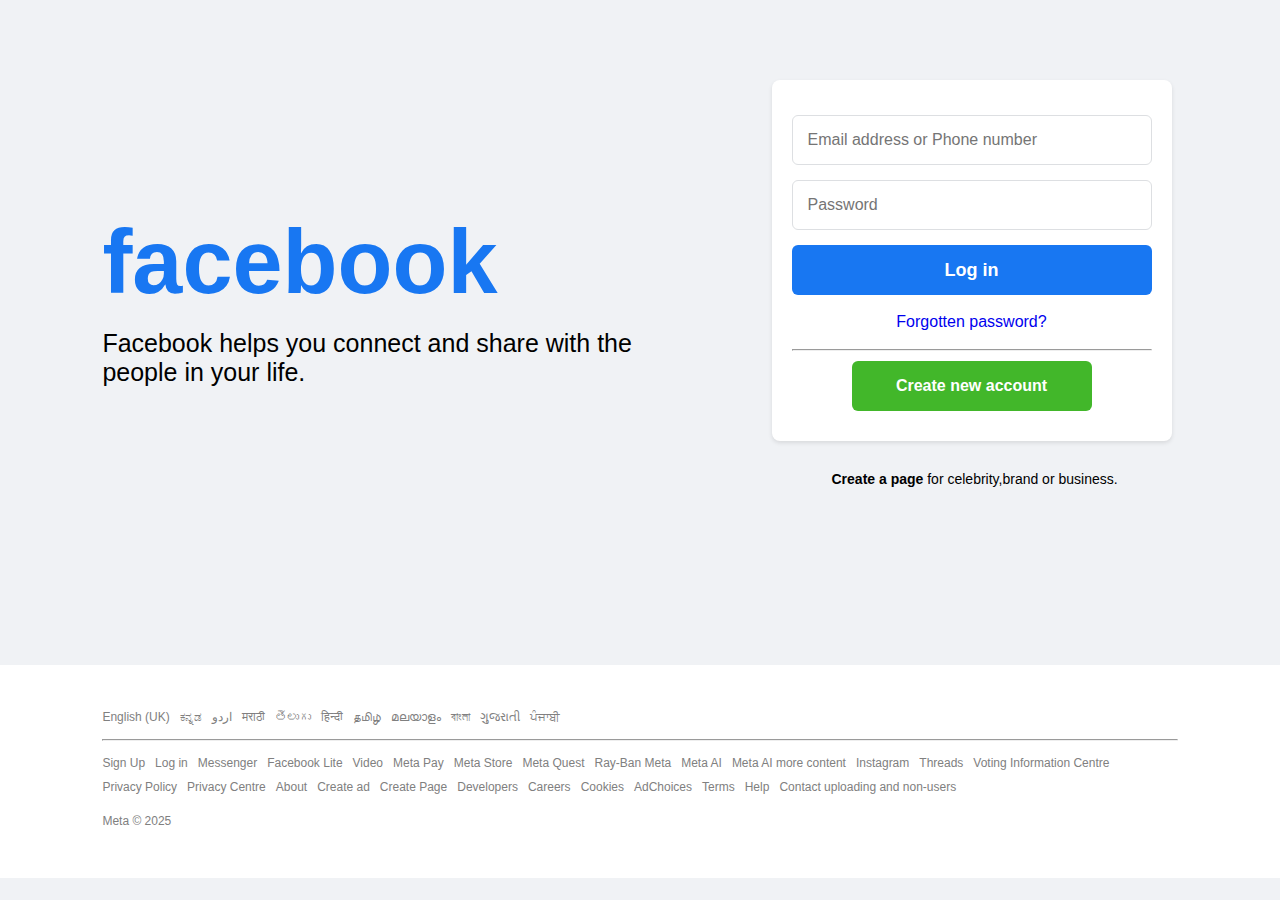
<file: facebook/index.html>
<!DOCTYPE html>
<html lang="en">
<head>
    <meta charset="UTF-8">
    <meta name="viewport" content="width=device-width, initial-scale=1.0">
    <link rel="stylesheet" href="index.css">
    <title>Facebook</title>
</head>
<body>
    <main>
        <div class="main">
            <div class="right">
                <h1>facebook</h1>
                <p>Facebook helps you connect and share with the people in your life.</p>
            </div>
            <div class="left">
                <div class="box">
                    <input type="text" placeholder="Email address or Phone number">
                    <input type="password" placeholder="Password">
                    <button class="log">Log in</button>
                    <a href="#">Forgotten password?</a>
                    <hr>
                    <button class="create">Create new account</button>
                </div>
                <p><b>Create a page</b> for celebrity,brand or business.</p>
            </div>    
            
        </div>
    </main>
    <div  class="footer">
        <div class="fot">
            <div class="lan">
                <a href="#">English (UK)</a>
                <a href="#">ಕನ್ನಡ</a>
                <a href="#">اردو</a>
                <a href="#">मराठी</a>
                <a href="#">తెలుగు</a>
                <a href="#">हिन्दी</a>
                <a href="#">தமிழ்</a>
                <a href="#">മലയാളം</a>
                <a href="#">বাংলা</a>
                <a href="#">ગુજરાતી</a>
                <a href="#">ਪੰਜਾਬੀ</a>
            </div>
        <hr>
        <div class="links">
            <a href="#">Sign Up</a>
            <a href="#">Log in</a>
            <a href="#">Messenger</a>
            <a href="#">Facebook Lite</a>
            <a href="#">Video</a>
            <a href="#">Meta Pay</a>
            <a href="#">Meta Store</a>
            <a href="#">Meta Quest</a>
            <a href="#">Ray-Ban Meta</a>
            <a href="#">Meta AI</a>
            <a href="#">Meta AI more content</a>
            <a href="#">Instagram</a>
            <a href="#">Threads</a>
            <a href="#">Voting Information Centre</a>
            <a href="#">Privacy Policy</a>
            <a href="#">Privacy Centre</a>
            <a href="#">About</a>
            <a href="#">Create ad</a>
            <a href="#">Create Page</a>
            <a href="#">Developers</a>
            <a href="#">Careers</a>
            <a href="#">Cookies</a>
            <a href="#">AdChoices</a>
            <a href="#">Terms</a>
            <a href="#">Help</a>
            <a href="#">Contact uploading and non-users</a>
        </div>   
        <p>Meta &copy; 2025</p>  
        </div>
    </div>
    
</body>
</html>
</file>
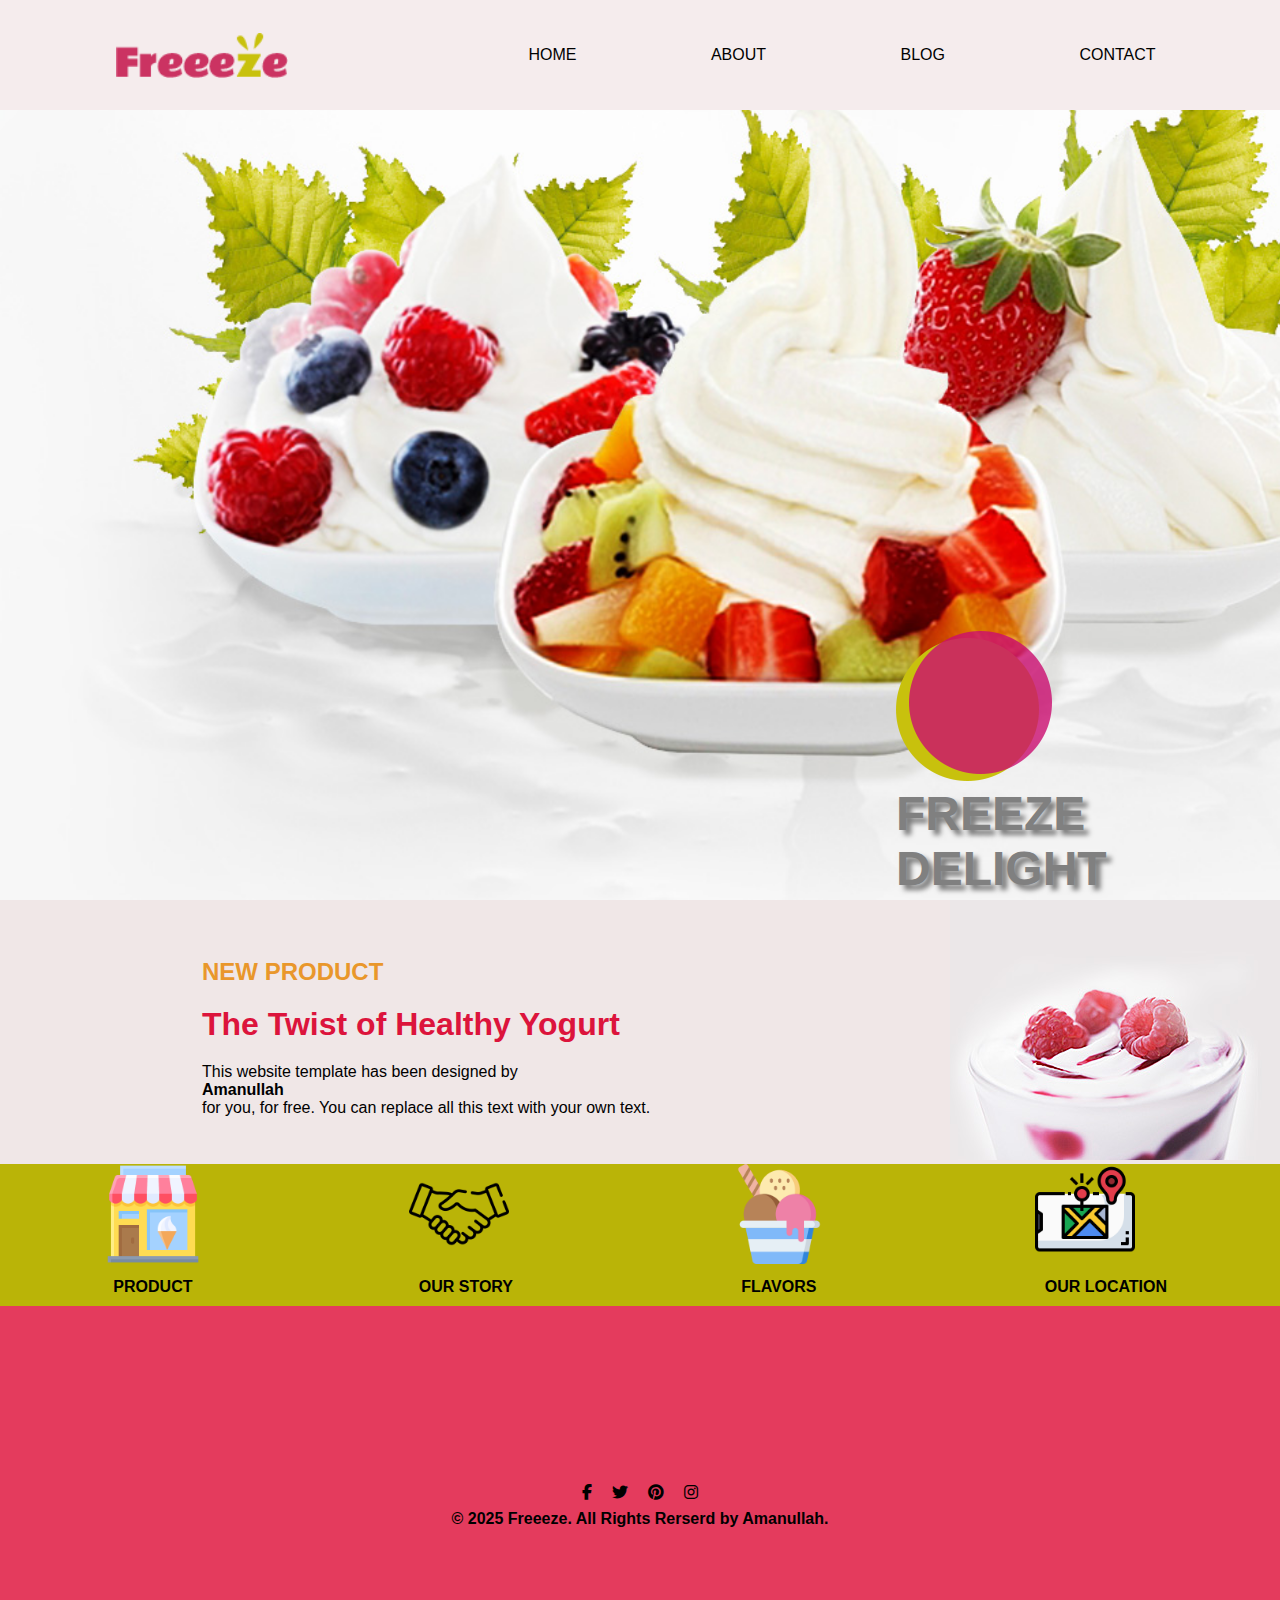
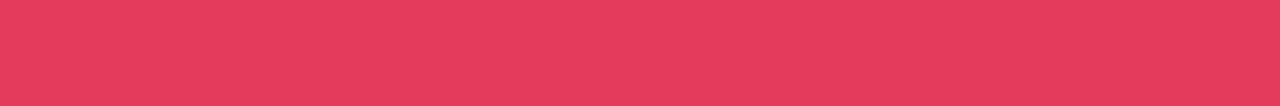
<file: Freeeze/home.html>
<!DOCTYPE html>
<html lang="en">
<head>
    <meta charset="UTF-8">
    <meta name="viewport" content="width=device-width, initial-scale=1.0">
    <title>Freeeze</title>
    <link rel="stylesheet" href="./styles.css">
    <link rel="stylesheet" href="https://cdnjs.cloudflare.com/ajax/libs/font-awesome/6.4.0/css/all.min.css">

</head>
<body>

        <div class="header">
            <div class="logo">
                <img src="./images/logo.png" alt="">
            </div>
            <ul class="list">
                <li>HOME</li>
                <li>ABOUT</li>
                <li>BLOG</li>
                <li>CONTACT</li>
            </ul>
        </div>



        <div class="bg_img"></div>
            <div class="icon">
                <img src="./images/icons.png" alt="">
                <div class="icon_text">
                    <h1>FREEZE <br> DELIGHT</h1>
                </div>
            </div>
        </div>
        
        

        <div class="info">
            <div class="text">
               <h2> NEW PRODUCT</h2>
                <h1>The Twist of Healthy Yogurt</h1>
                <p>This website template has been designed by <br>
                <strong>Amanullah</strong> <br>
                for you, for free. You can replace all this text with your own text.</p>
            </div>
            <div class="icon2"><img src="./images/yogurt.jpg" alt=""></div>
        </div>



        <div class="product">
            <div class="prod">
                <img src="./images/products.png" alt="">
                <p>PRODUCT</p>
            </div>
            <div class="prod">
                <img src="./images/ourstory.png" alt="">
                <p>OUR STORY</p>
            </div>
            <div class="prod">
                <img src="./images/flavors1.png" alt="">
                <p>FLAVORS</p>
            </div>
            <div class="prod">
                <img src="./images/location.png" alt="">
                <p>OUR LOCATION</p>
            </div>
        </div>


        <div class="footer">
            <div class="logoss">
                <i class="fab fa-facebook-f"></i>  
                <i class="fab fa-twitter"></i>  
                <i class="fab fa-pinterest"></i>   
                <i class="fab fa-instagram"></i>   
            </div>
            <h4>&copy; 2025 Freeeze. All Rights Rerserd by Amanullah.</h4>
        </div>

</body>
</html>
</file>
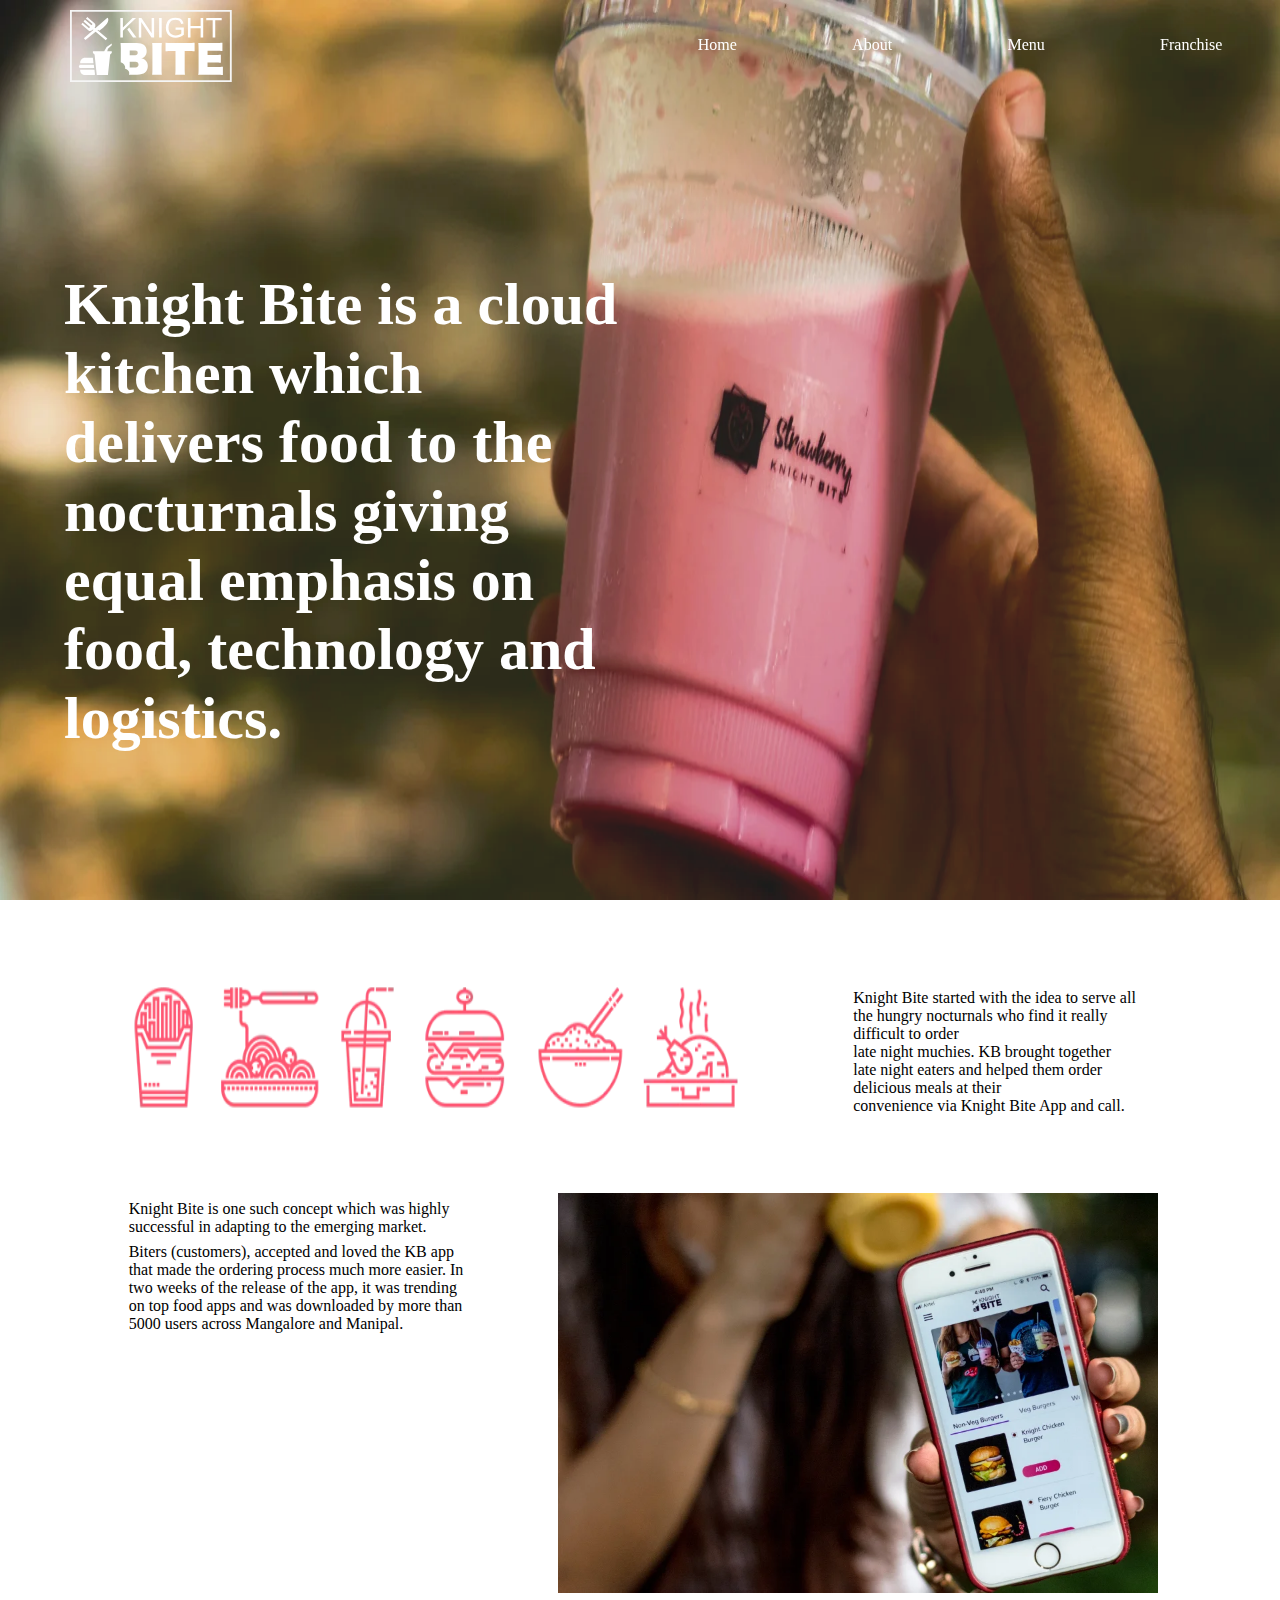
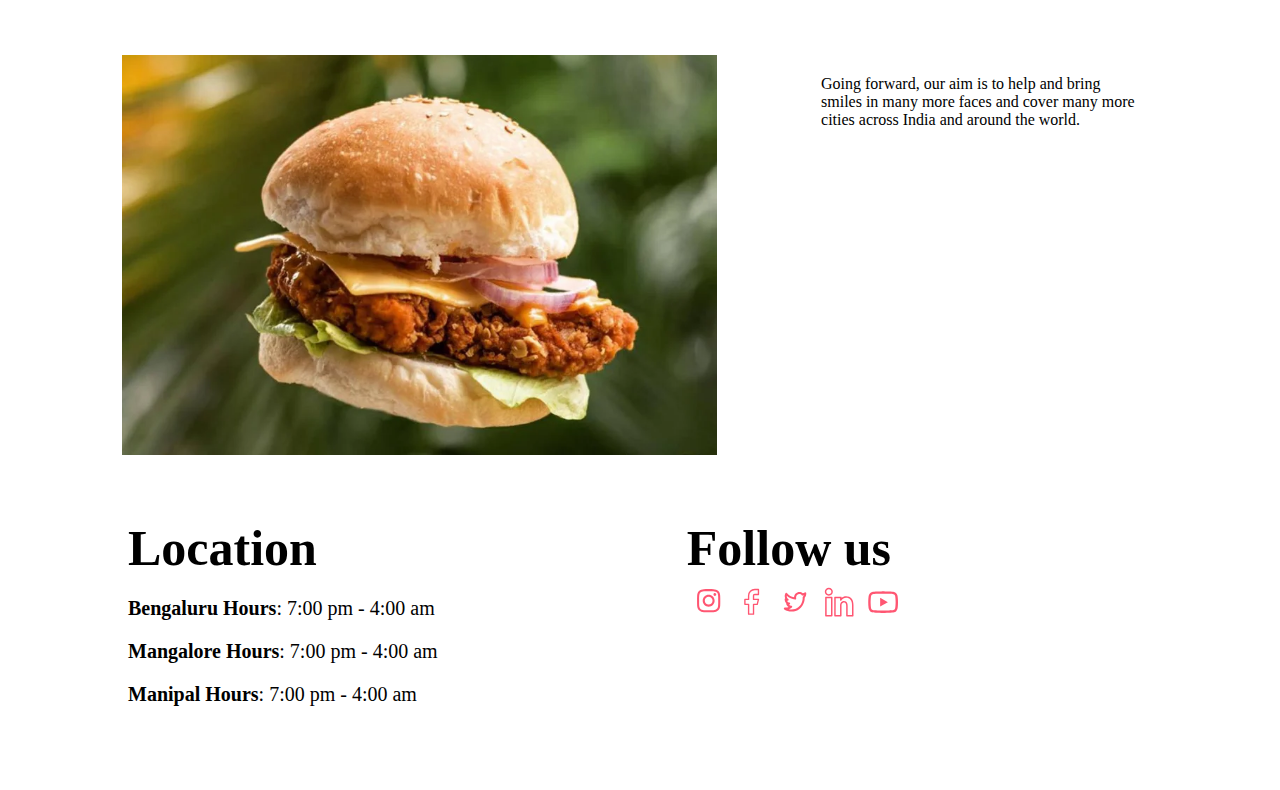
<file: knight/second.html>
<!DOCTYPE html>
<html lang="en">
<head>
    <meta charset="UTF-8">
    <meta name="viewport" content="width=device-width, initial-scale=1.0">
    <link rel="stylesheet" href="second.css">
    <title>Document</title>
</head>
<body>
    <header>
        <div class="logo">
            <img src="./img/n.svg" alt="">
        </div>
        <div class="link">
            <a href="./home.html">Home</a>
            <a href="./second.html">About</a>
            <a href="./third.html">Menu</a>
            <a href="./fourth.html">Franchise</a>
        </div>
    </header>
    <main>
        <div class="bg"><img src="./img/banner.webp" alt=""></div>
        <div class="line">
            <h1>Knight Bite is a cloud <br> kitchen which <br> delivers food to the <br> nocturnals giving <br> equal emphasis on <br> food, technology and <br> logistics.</h1>
        </div>
    </main>
    <div class="main2">
        <div class="line1">
            <img src="./img/food-strip.webp" alt="">
            <p>Knight Bite started with the idea to serve all the hungry nocturnals who find it really difficult to order <br> late night muchies. KB brought together late night eaters and helped them order delicious meals at their <br>convenience via Knight Bite App and call.</p>

        </div>
        <div class="line1 photo">
            
            <div>
                <p>Knight Bite is one such concept which was highly successful in adapting to the emerging market.</p>
                <p>Biters (customers), accepted and loved the KB app that made the ordering process much more easier. In two weeks of the release of the app, it was trending on top food apps and was downloaded by more than 5000 users across Mangalore and Manipal.</p>
            </div>
            <div>
                <img src="./img/app-menu.webp" alt="">
            </div>
        </div>
        <div class="line1 photo">
            <img src="./img/burger.webp" alt="">
            <p>Going forward, our aim is to help and bring smiles in many more faces and cover many more cities across India and around the world.</p>
        </div>
    </div>
    <div class="footer">
        <div class="footer1">
            <h1>Location</h1>
            <p><b>Bengaluru </b><b>Hours</b>: 7:00 pm - 4:00 am</p>
            <p><b>Mangalore </b><b>Hours</b>: 7:00 pm - 4:00 am</p>
            <p><b>Manipal </b><b>Hours</b>: 7:00 pm - 4:00 am</p>
        </div>
        <div class="icons">
            <h2>Follow us</h2>
            <img src="./img/instagram.svg" alt="">
            <img src="./img/facebook.svg" alt="">
            <img src="./img/twitter.svg" alt="">
            <img src="./img/linkedin.svg" alt="">
            <img src="./img/youtube.svg" alt="">
        </div>
    </div>

</body>
</html>
</file>
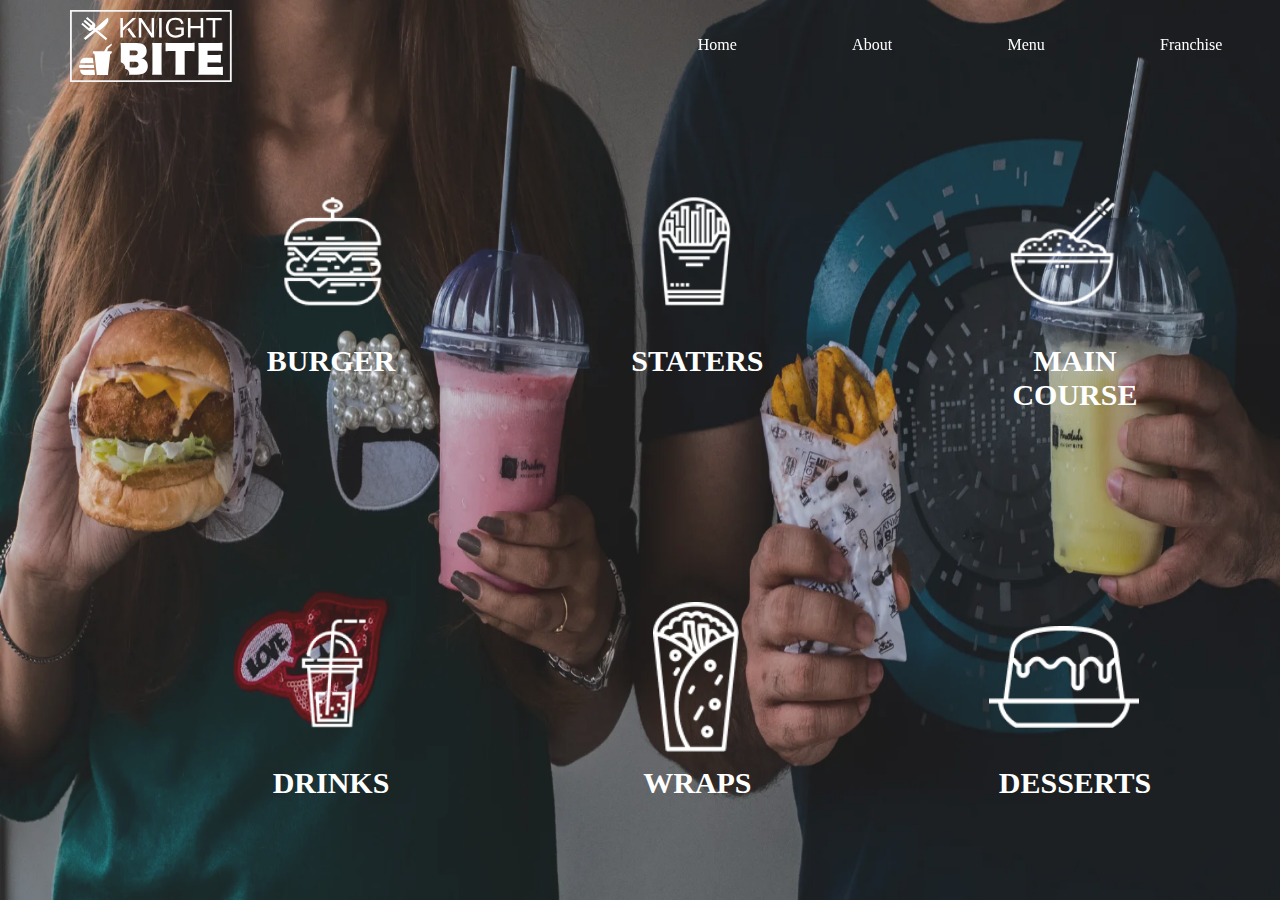
<file: knight/third.html>
<!DOCTYPE html>
<html lang="en">
<head>
    <meta charset="UTF-8">
    <meta name="viewport" content="width=device-width, initial-scale=1.0">
    <link rel="stylesheet" href="third.css">
    <title>Document</title>
</head>
<body>
    <header>
        <div class="logo">
            <img src="./img/n.svg" alt="">
        </div>
        <div class="link">
            <a href="./home.html">Home</a>
            <a href="./second.html">About</a>
            <a href="./third.html">Menu</a>
            <a href="./fourth.html">Franchise</a>
        </div>
    </header>
    <div class="main">
        <div class="bg">
            <img src="./img/banner1.webp" alt="">
        </div>
        <div class="menu">
            <div>
                <img src="./img/burger-icon.png" alt="">
                <p>BURGER</p>
    
            </div>
            <div>
                <img src="./img/starters-icon.png" alt="">
                <p>STATERS</p>
            </div>
            <div>
                <img src="./img/main-course-icon.png" alt="">
                <p>MAIN COURSE</p>
            </div>
            <div>
                <img src="./img/drinks-icon.png" alt="">
                <P>DRINKS</P>
            </div>
            <div>
                <img src="./img/wrap-icon.png" alt="">
                <P>WRAPS</P>
            </div>
            <div>
                <img src="./img/desserts-icon.png" alt="">
                <P>DESSERTS</P>
            </div>
            
   
        </div>
    </div>
</body>
</html>
</file>
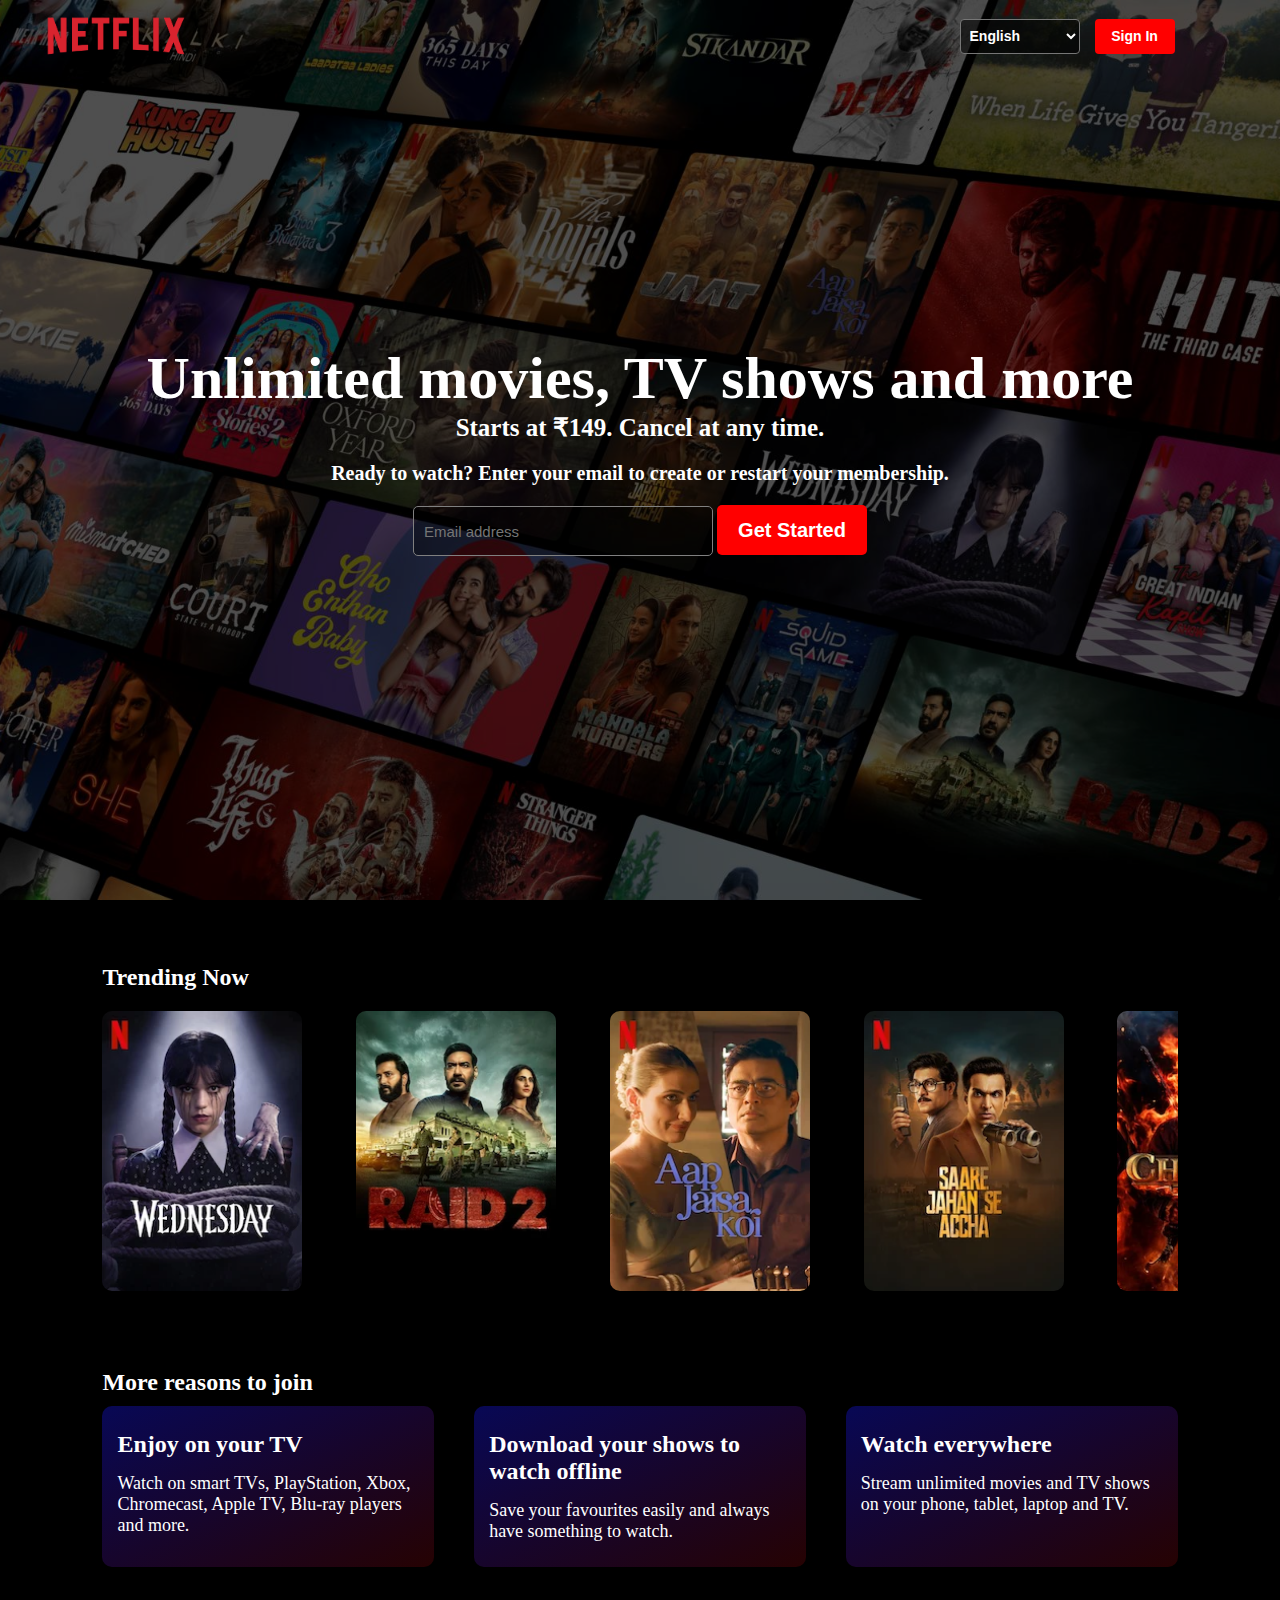
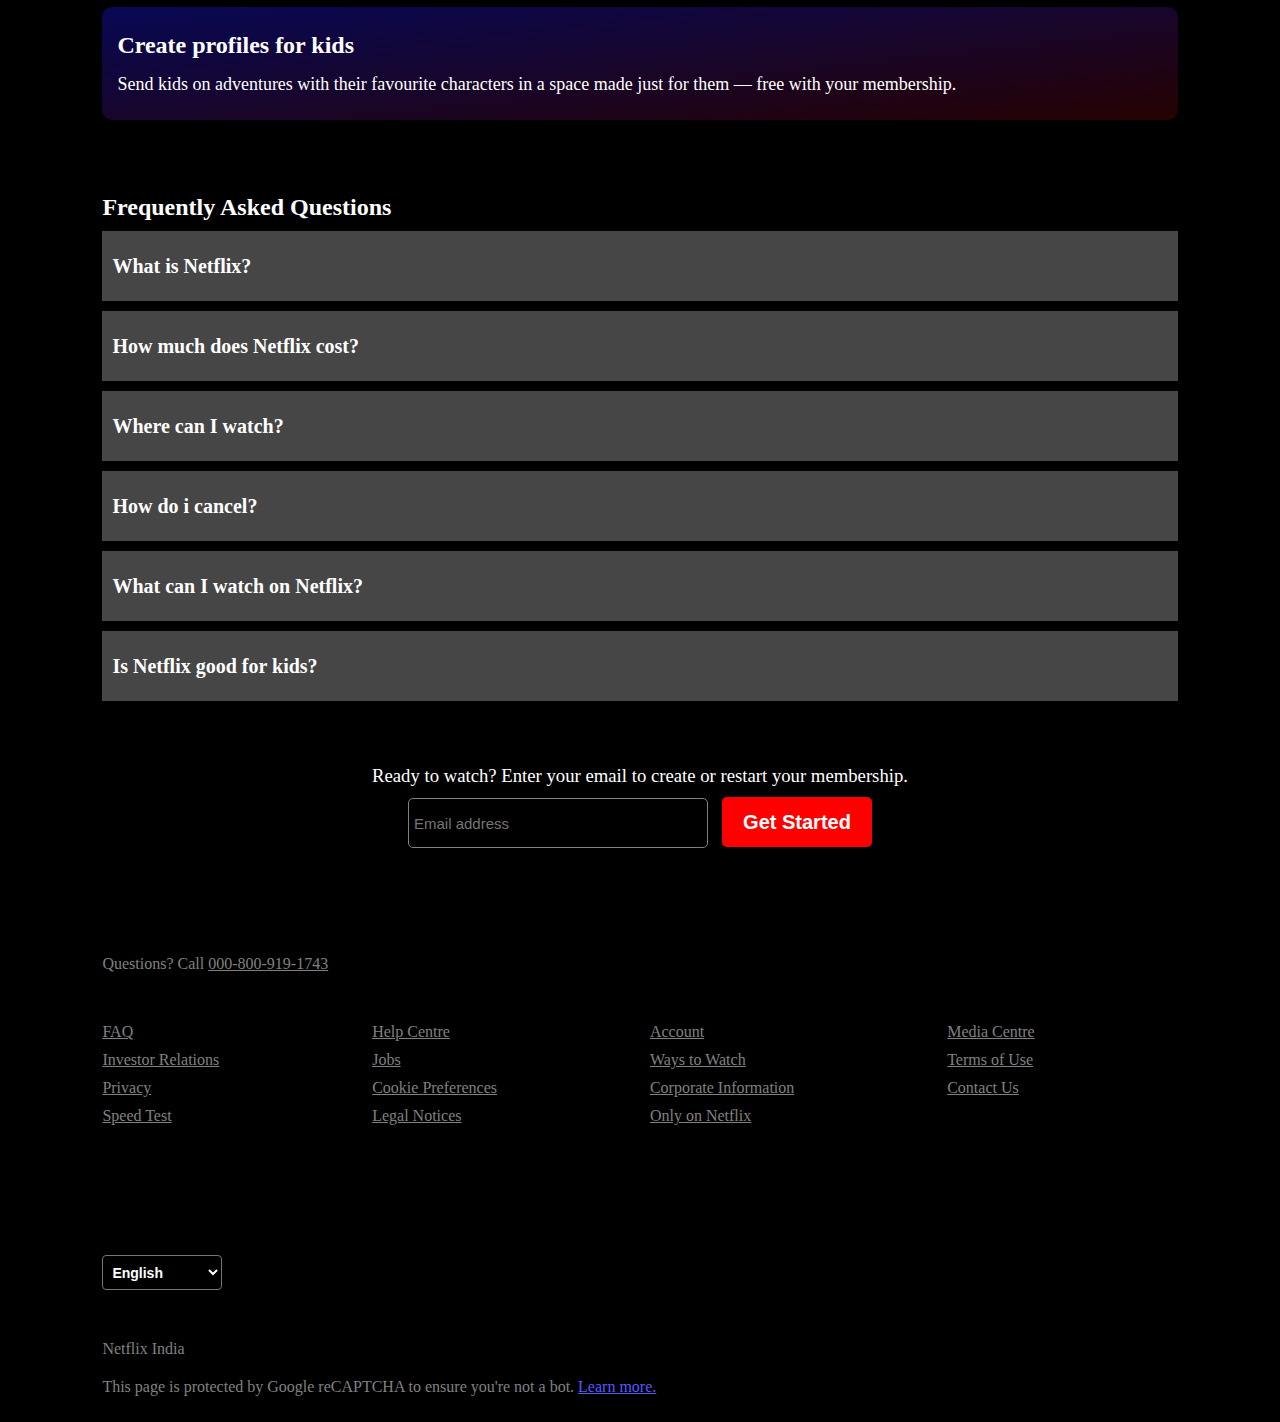
<file: netflix/home.html>
<!DOCTYPE html>
<html lang="en">
<head>
    <meta charset="UTF-8">
    <meta name="viewport" content="width=device-width, initial-scale=1.0">
    <link rel="stylesheet" href="./styles.css">
    <title>Netflix</title>
</head>
<body>
    <div class="background">
        <div class="header">
            <div class="logo">
                <img src="./images/Netflix_Logo_PMS.png" alt="">
            </div>
            <div class="button">
                <select class="btn">
                    <option value="">English</option>
                    <option value="">हिन्दी</option>
                </select>
                <button class="btn1">Sign In</button>
            </div>
        </div>
    </div>



    <div class="container1">
        <div class="info">
            <div class="head">Unlimited movies, TV shows and more</div>
            <div class="sub1">Starts at ₹149. Cancel at any time.</div>
            <div class="sub2">Ready to watch? Enter your email to create or restart your membership.</div>
            <input type="email" placeholder="Email address">
            <button>Get Started</button>
        </div>
    </div>


    <div class="container2">
        <div><h2>Trending Now</h2></div>
        <div class="boxes">
            <div class="box"><img src="./images/1.webp" alt=""></div>
            <div class="box"><img src="./images/2.webp" alt=""></div>
            <div class="box"><img src="./images/3.webp" alt=""></div>
            <div class="box"><img src="./images/4.webp" alt=""></div>
            <div class="box"><img src="./images/5.webp" alt=""></div>
            <div class="box"><img src="./images/6.webp" alt=""></div>
            <div class="box"><img src="./images/7.webp" alt=""></div>
            <div class="box"><img src="./images/8.webp" alt=""></div>
            <div class="box"><img src="./images/9.webp" alt=""></div>
            <div class="box"><img src="./images/10.webp" alt=""></div>
        </div>
    </div>


    <div class="container3">
        <h2 class="more">More reasons to join</h2>
        <div class="boxx">
            <div class="box1">
                <h2>Enjoy on your TV</h2>
                <p>Watch on smart TVs, PlayStation, Xbox, Chromecast, Apple TV, Blu-ray players and more.</p>
            </div>
            <div class="box1">
                <h2> Download your shows to watch offline</h2>
                <p>Save your favourites easily and always have something to watch.</p>    
            </div>
            <div class="box1">
                <h2>Watch everywhere</h2>
                <p>Stream unlimited movies and TV shows on your phone, tablet, laptop and TV.</p>    
            </div>
            <div class="box1">
                <h2>Create profiles for kids</h2>
                <p>Send kids on adventures with their favourite characters in a space made just for them — free with your membership.</p>
            </div>
        </div>
    </div>


    <div class="container4">
        <h2>Frequently Asked Questions
        </h2>
        <div class="ques">What is Netflix?</div>
        <div class="ques">How much does Netflix cost?</div>
        <div class="ques">Where can I watch?</div>
        <div class="ques">How do i cancel?</div>
        <div class="ques">What can I watch on Netflix?</div>
        <div class="ques">Is Netflix good for kids?</div>

    </div>


    <div class="footer">
        <h3>Ready to watch? Enter your email to create or restart your membership.</h3>
        <input type="email" placeholder="Email address">
        <button>Get Started</button>
    </div>


    <div class="footer2">
       <div>Questions? Call <a href="tel:+000-800-919-1743">000-800-919-1743</a></div> 
        <div class="links">
            <a href="">FAQ</a>
            <a href="">Help Centre</a>
            <a href=""> Account</a>
            <a href="">Media Centre</a>
            <a href="">Investor Relations</a>
            <a href="">Jobs</a>
            <a href="">Ways to Watch</a>
            <a href="">Terms of Use</a>
            <a href="">Privacy</a>
            <a href="">Cookie Preferences</a>
            <a href="">Corporate Information</a>
            <a href="">Contact Us</a>
            <a href="">Speed Test</a>
            <a href="">Legal Notices</a>
            <a href="">Only on Netflix</a>
        </div>
    </div>

    <div class="footer3">
        <select name="" id="" class="btn2">
            <option value="">English</option>
            <option value="">हिन्दी</option>
        </select>
        <div class="net">Netflix India</div>
        <p>
            This page is protected by Google reCAPTCHA to ensure you're not a bot. 
            <a href="">Learn more.</a>
        </p>
    </div>
</body>
</html>
</file>
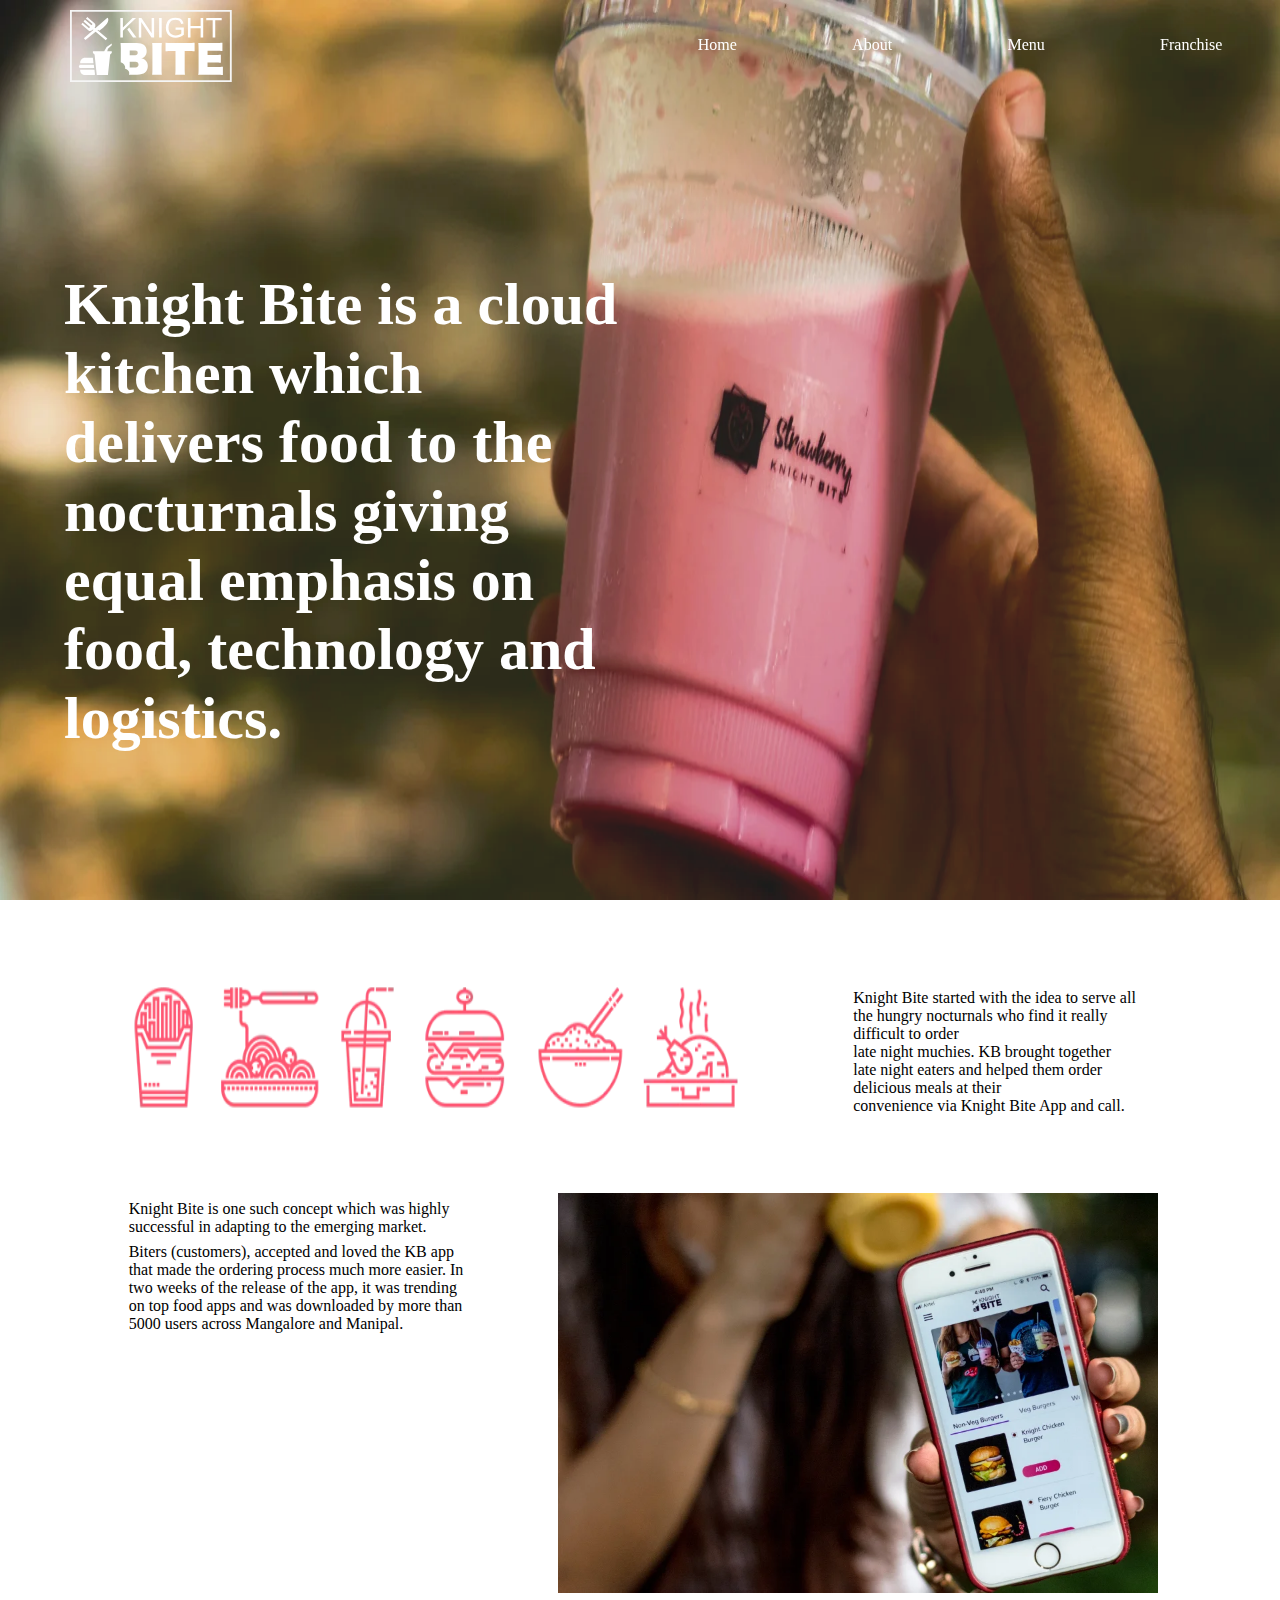
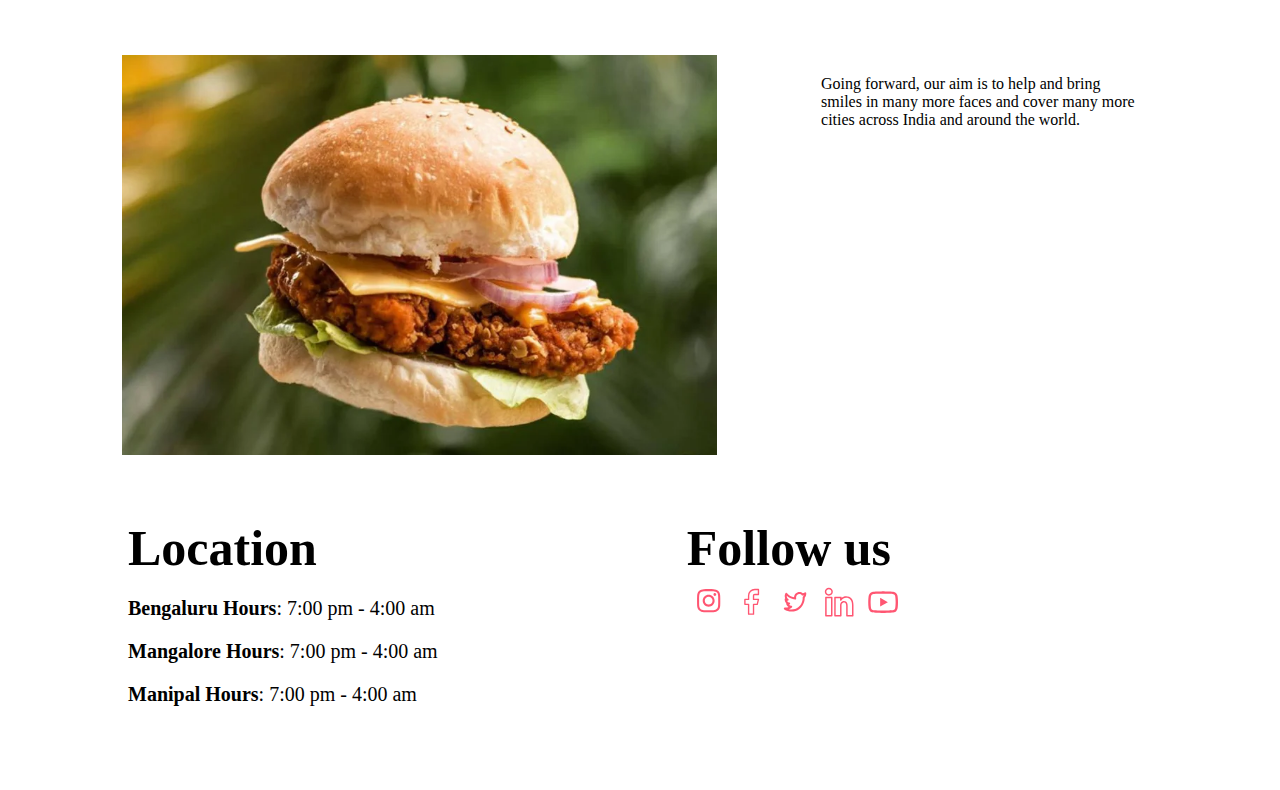
<file: knight/html/second.html>
<!DOCTYPE html>
<html lang="en">
<head>
    <meta charset="UTF-8">
    <meta name="viewport" content="width=device-width, initial-scale=1.0">
    <link rel="stylesheet" href="../css/second.css">
    <title>Document</title>
</head>
<body>
    <header>
        <div class="logo">
            <img src="../img/n.svg" alt="">
        </div>
        <div class="link">
            <a href="../html/home.html">Home</a>
            <a href="../html/second.html">About</a>
            <a href="../html/third.html">Menu</a>
            <a href="../html/fourth.html">Franchise</a>
        </div>
    </header>
    <main>
        <div class="bg"><img src="../img/banner.webp" alt=""></div>
        <div class="line">
            <h1>Knight Bite is a cloud <br> kitchen which <br> delivers food to the <br> nocturnals giving <br> equal emphasis on <br> food, technology and <br> logistics.</h1>
        </div>
    </main>
    <div class="main2">
        <div class="line1">
            <img src="../img/food-strip.webp" alt="">
            <p>Knight Bite started with the idea to serve all the hungry nocturnals who find it really difficult to order <br> late night muchies. KB brought together late night eaters and helped them order delicious meals at their <br>convenience via Knight Bite App and call.</p>

        </div>
        <div class="line1 photo">
            
            <div>
                <p>Knight Bite is one such concept which was highly successful in adapting to the emerging market.</p>
                <p>Biters (customers), accepted and loved the KB app that made the ordering process much more easier. In two weeks of the release of the app, it was trending on top food apps and was downloaded by more than 5000 users across Mangalore and Manipal.</p>
            </div>
            <div>
                <img src="../img/app-menu.webp" alt="">
            </div>
        </div>
        <div class="line1 photo">
            <img src="../img/burger.webp" alt="">
            <p>Going forward, our aim is to help and bring smiles in many more faces and cover many more cities across India and around the world.</p>
        </div>
    </div>
    <div class="footer">
        <div class="footer1">
            <h1>Location</h1>
            <p><b>Bengaluru </b><b>Hours</b>: 7:00 pm - 4:00 am</p>
            <p><b>Mangalore </b><b>Hours</b>: 7:00 pm - 4:00 am</p>
            <p><b>Manipal </b><b>Hours</b>: 7:00 pm - 4:00 am</p>
        </div>
        <div class="icons">
            <h2>Follow us</h2>
            <img src="../img/instagram.svg" alt="">
            <img src="../img/facebook.svg" alt="">
            <img src="../img/twitter.svg" alt="">
            <img src="../img/linkedin.svg" alt="">
            <img src="../img/youtube.svg" alt="">
        </div>
    </div>

</body>
</html>
</file>
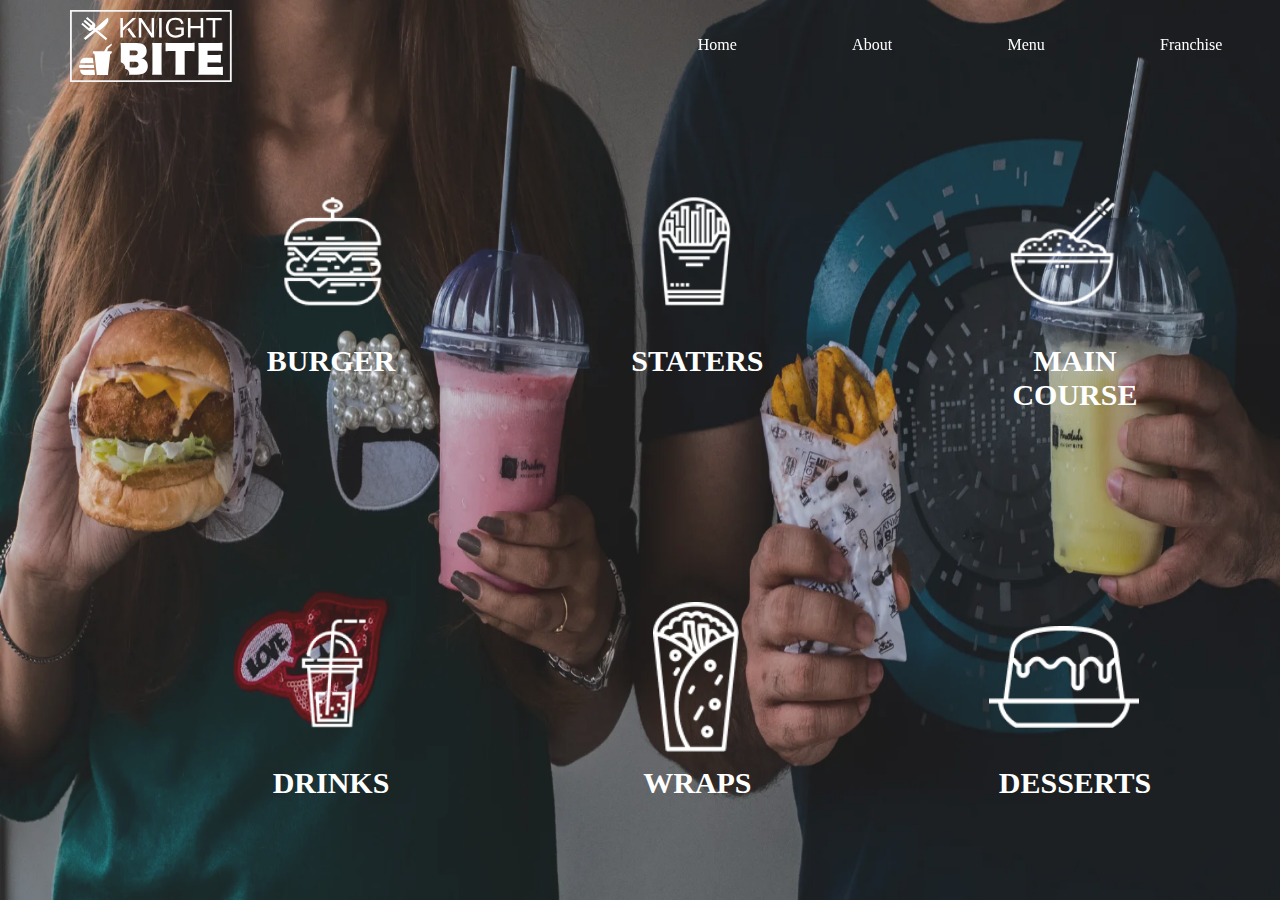
<file: knight/html/third.html>
<!DOCTYPE html>
<html lang="en">
<head>
    <meta charset="UTF-8">
    <meta name="viewport" content="width=device-width, initial-scale=1.0">
    <link rel="stylesheet" href="../css/third.css">
    <title>Document</title>
</head>
<body>
    <header>
        <div class="logo">
            <img src="../img/n.svg" alt="">
        </div>
        <div class="link">
            <a href="../html/home.html">Home</a>
            <a href="../html/second.html">About</a>
            <a href="../html/third.html">Menu</a>
            <a href="../html/fourth.html">Franchise</a>
        </div>
    </header>
    <div class="main">
        <div class="bg">
            <img src="../img/banner1.webp" alt="">
        </div>
        <div class="menu">
            <div>
                <img src="../img/burger-icon.png" alt="">
                <p>BURGER</p>
    
            </div>
            <div>
                <img src="../img/starters-icon.png" alt="">
                <p>STATERS</p>
            </div>
            <div>
                <img src="../img/main-course-icon.png" alt="">
                <p>MAIN COURSE</p>
            </div>
            <div>
                <img src="../img/drinks-icon.png" alt="">
                <P>DRINKS</P>
            </div>
            <div>
                <img src="../img/wrap-icon.png" alt="">
                <P>WRAPS</P>
            </div>
            <div>
                <img src="../img/desserts-icon.png" alt="">
                <P>DESSERTS</P>
            </div>
            
   
        </div>
    </div>
</body>
</html>
</file>
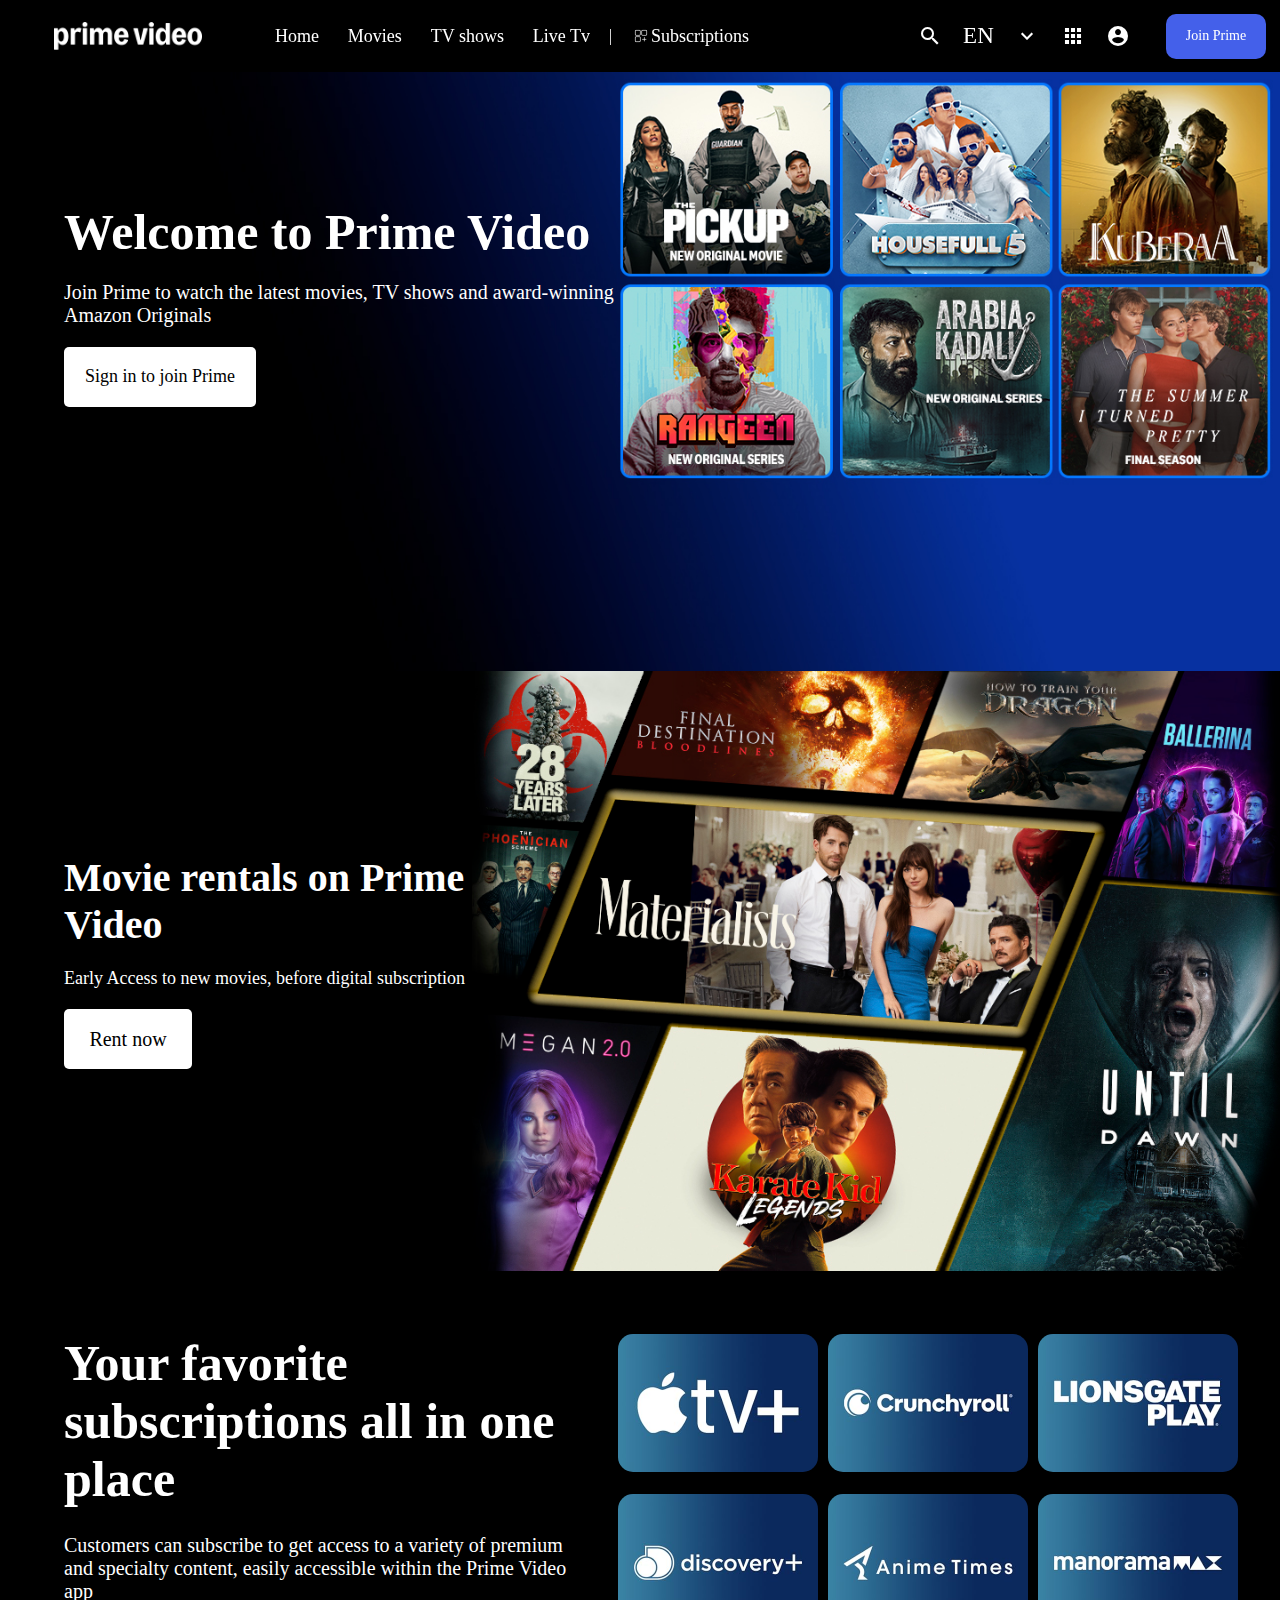
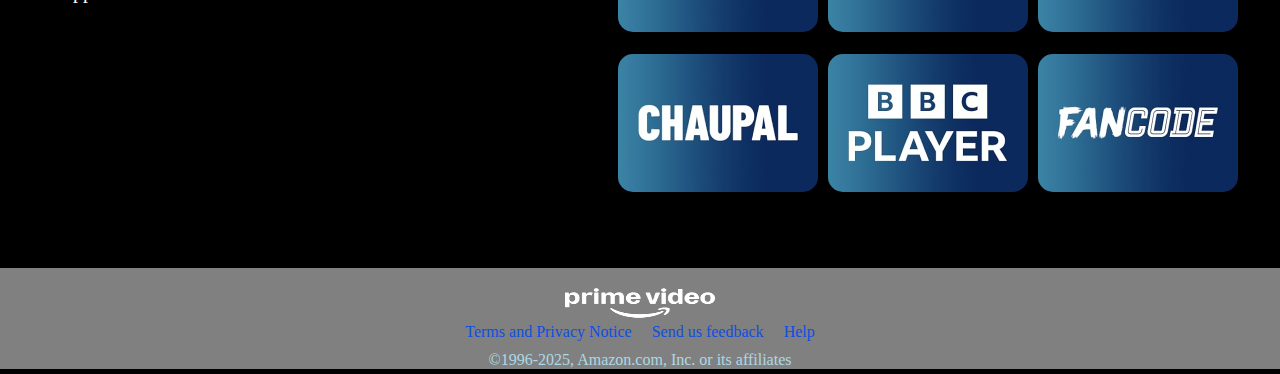
<file: prime/html/home.html>
<!DOCTYPE html>
<html lang="en">
<head>
    <meta charset="UTF-8">
    <meta name="viewport" content="width=device-width, initial-scale=1.0">
    <link rel="stylesheet" href="../css/styles.css">
    <link href="https://fonts.googleapis.com/icon?family=Material+Icons" rel="stylesheet">

    <title>Prime Video</title>
</head>
<body>
    <div class="header">

        <div class="logo">
            <img src="../images/headerLogo.png" alt="">
        </div>

        <div class="home">
            <a href="../html/home.html">Home</a>
            <a href="../html/movies.html">Movies</a>
            <a href="">TV shows </a>
            <a href="">Live Tv</a>
            |
            <a href=""><img src="../images/add.png" alt="">Subscriptions </a> 
        </div>
        <div class="home_2">
            <span class="material-icons">search</span>
            <p>EN</p>
            <span class="material-icons">expand_more</span>
            <span class="material-icons">apps</span>
            <span class="material-icons">account_circle</span>
        </div>

        <!-- Button -->
        <div class="button">
            <input type="button" name="" id="" value="Join Prime">
        </div>
    </div>


    <div class="stage1">
        <div class="pic1">
            <img src="../images/MLP.jpg" alt="">
        </div>
        <div class="info1">
            <h1>Welcome to Prime Video</h1>
            <h3> Join Prime to watch the latest movies, TV shows and award-winning <br> Amazon Originals</h3>
        
            <div class="button1">
                <input type="button" name="" id="" value="Sign in to join Prime">
            </div>
        </div>
    </div>

    <div class="stage2">
        <div class="pic2">
            <img src="../images/TVOD_MLP_Right.jpg" alt="">
        </div>
        <div class="info2">
            <h1>Movie rentals on Prime <br>Video</h1>
            <h3>Early Access to new movies, before digital subscription
            </h3>
            <div class="button2">
                <input type="button" name="" id="" value="Rent now">
            </div>
        </div>
    </div>

    <div class="stage3">
        <div class="info3">
            <h1>Your favorite subscriptions all in one place</h1>
            <h4>Customers can subscribe to get access to a variety of premium and specialty content, easily accessible within the Prime Video app</h4>
        </div>
        <div class="boxes">
            <div class="box">
                <img src="../images/1.jpeg" alt="">
            </div>
            <div class="box">
                <img src="../images/2.jpeg" alt="">
            </div>
            <div class="box">
                <img src="../images/3.jpeg" alt="">
            </div>
            <div class="box">
                <img src="../images/4.jpeg" alt="">
            </div>
            <div class="box">
                <img src="../images/5.jpeg" alt="">
            </div>
            <div class="box">
                <img src="../images/6.jpeg" alt="">
            </div>
            <div class="box">
                <img src="../images/7.jpeg" alt="">
            </div>
            <div class="box">
                <img src="../images/8.jpeg" alt="">
            </div>
            <div class="box">
                <img src="../images/9.jpeg" alt="">
            </div>
        </div>
    </div>

    <div class="footer">
        <div class="logo1">
            <img src="../images/footerLogo.png" alt="">
        </div>
        <div class="info">
            <div class="info-1">
                <p>Terms and Privacy Notice</p>
                <p>Send us feedback</p>
                <p> Help</p>
            </div>
            
            <p class="info-2"> &copy;1996-2025, Amazon.com, Inc. or its affiliates</p>
        </div>
        
    </div>
</body>
</html>
</file>
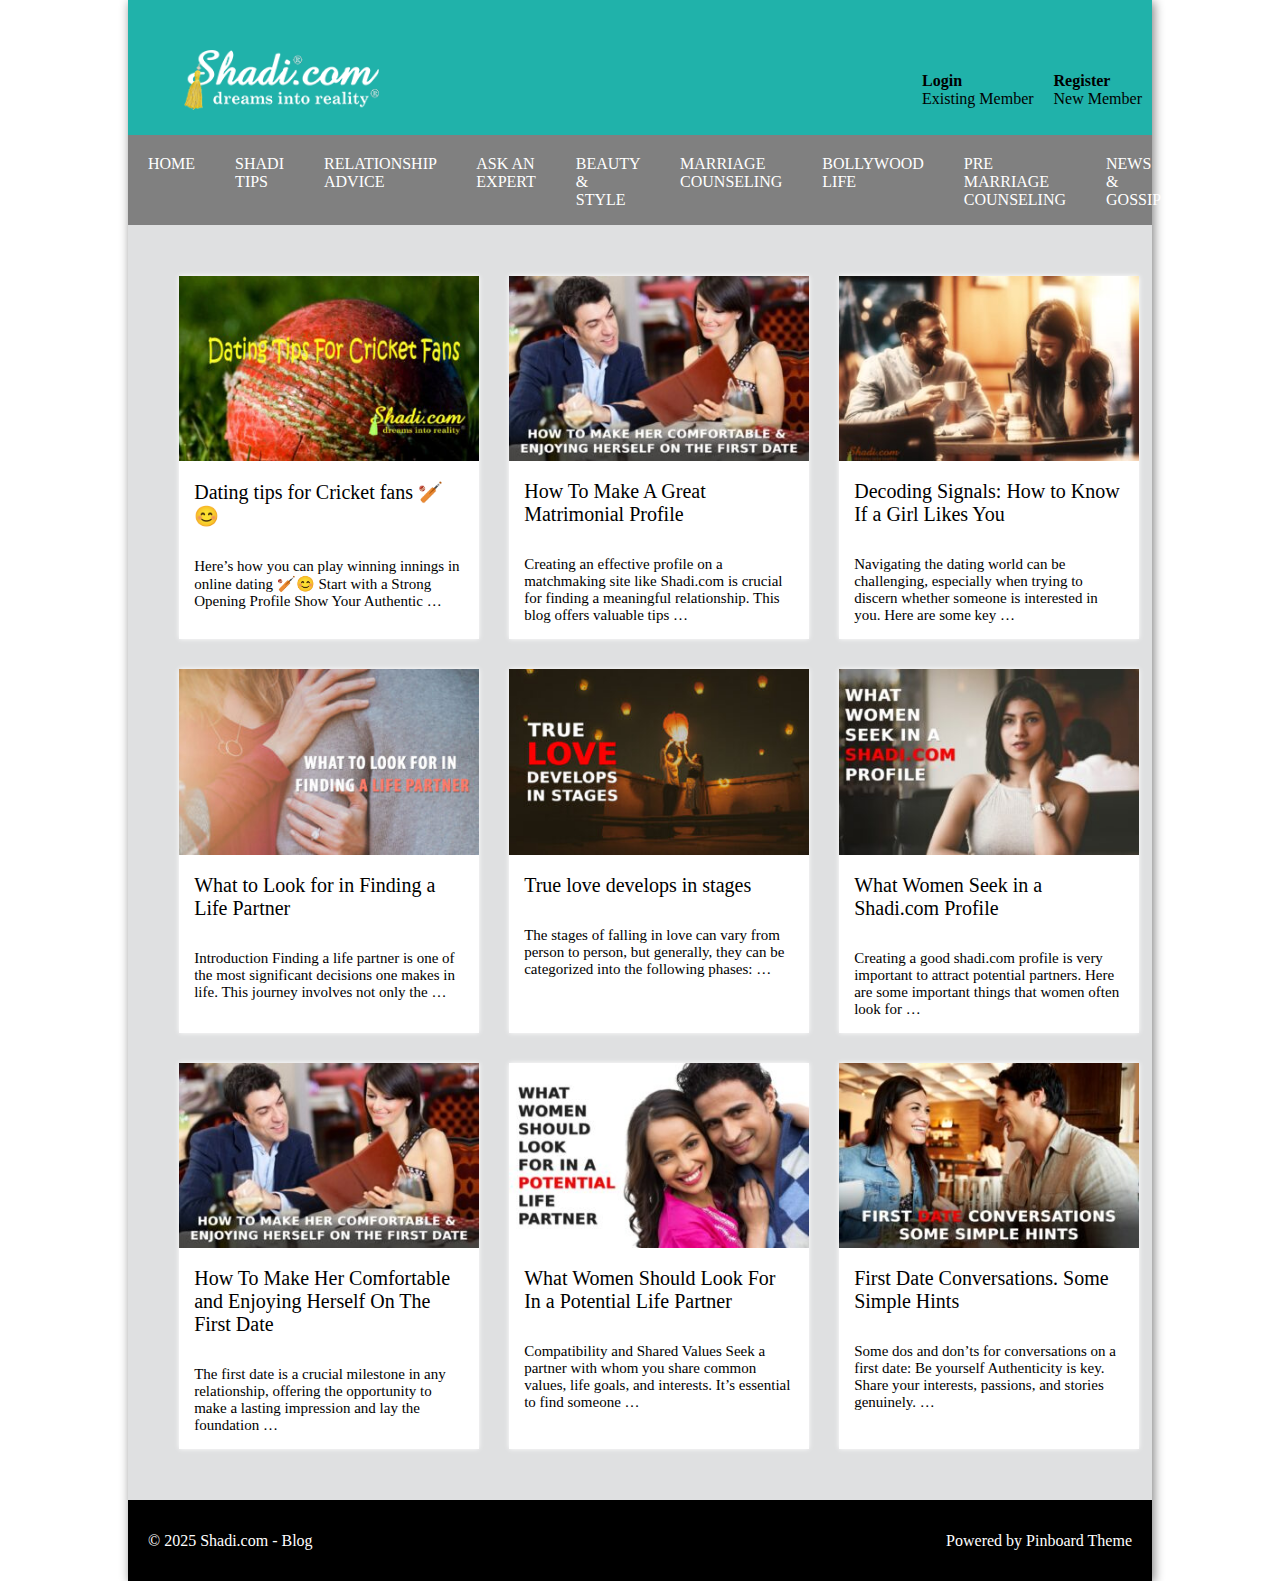
<file: shadi/html/advice.html>
<!DOCTYPE html>
<html lang="en">
<head>
    <meta charset="UTF-8">
    <meta name="viewport" content="width=device-width, initial-scale=1.0">
    <title>Relationship Advice</title>
    <link rel="stylesheet" href="../css/advice.css">
</head>
<body>
    <div class="container">
        <div class="footer_1">
            <div class="logo">
                <img src="../images/logo.png" alt="">
            </div>
            <div class="user">
                <p>
                    <strong>Login</strong><br>
                    Existing Member
                </p>
                <p> <strong>Register</strong><br>
                    New Member</p>
            </div>
        </div>
        <div class="footer_2">
            <div class="menu">HOME</div>
            <div class="menu">SHADI TIPS</div>
            <div class="menu">RELATIONSHIP ADVICE</div>
            <div class="menu">ASK AN EXPERT</div>
            <div class="menu">BEAUTY & STYLE</div>
            <div class="menu">MARRIAGE COUNSELING</div>
            <div class="menu">BOLLYWOOD LIFE</div>
            <div class="menu">PRE MARRIAGE COUNSELING</div>
            <div class="menu">NEWS & GOSSIP</div>
        </div>

        <div class="boxes">
            <div class="box">
                <img src="../img/dating-tips-square-1-332x205.jpg" alt="">
                <h1>Dating tips for Cricket fans 🏏😊</h1>
                <p>  Here’s how you can play winning innings in online dating 🏏😊   Start with a Strong Opening Profile Show Your Authentic …</p>
            </div>
            <div class="box">
                <img src="../img/How-to-Make-Her-Comfortable-and-Enjoying-Herself-on-the-First-Date-332x205.jpg" alt="">
                <h1>How To Make A Great Matrimonial Profile</h1>
                <p>Creating an effective profile on a matchmaking site like Shadi.com is crucial for finding a meaningful relationship. This blog offers valuable tips …</p>
            </div>
            <div class="box">
                <img src="../img/shutterstock_1302758287edited-332x205.jpg" alt="">
                <h1>Decoding Signals: How to Know If a Girl Likes You</h1>
                <p>Navigating the dating world can be challenging, especially when trying to discern whether someone is interested in you. Here are some key …</p>
            </div>
            <div class="box">
                <img src="../img/What-to-Look-for-in-Finding-a-Life-Partner-332x205.jpg" alt="">
                <h1>What to Look for in Finding a Life Partner</h1>
                <p>Introduction Finding a life partner is one of the most significant decisions one makes in life. This journey involves not only the …</p>
            </div>
            <div class="box">
                <img src="../img/True-love-develops-in-stages-1-332x205.jpg" alt="">
                <h1>True love develops in stages</h1>
                <p>The stages of falling in love can vary from person to person, but generally, they can be categorized into the following phases: …</p>
            </div>
            <div class="box">
                <img src="../img/What-Women-Seek-in-a-Shadi.com-Profile-332x205.jpg" alt="">
                <h1>What Women Seek in a Shadi.com Profile</h1>
                <p>Creating a good shadi.com profile is very important to attract potential partners. Here are some important things that women often look for …</p>
            </div>
            <div class="box">
                <img src="../img/How-to-Make-Her-Comfortable-and-Enjoying-Herself-on-the-First-Date-332x205.jpg" alt="">
                <h1>How To Make Her Comfortable and Enjoying Herself On The First Date</h1>
                <p>The first date is a crucial milestone in any relationship, offering the opportunity to make a lasting impression and lay the foundation …</p>
            </div>
            <div class="box">
                <img src="../img/What-women-should-look-for-in-a-potential-life-partner-332x205.jpg" alt="">
                <h1>What Women Should Look For In a Potential Life Partner</h1>
                <p>Compatibility and Shared Values Seek a partner with whom you share common values, life goals, and interests. It’s essential to find someone …</p>
            </div>
            <div class="box">
                <img src="../img/First-date-conversations.-Some-simple-hints-332x205 (1).jpg" alt="">
                <h1>First Date Conversations. Some Simple Hints</h1>
                <p>Some dos and don’ts for conversations on a first date: Be yourself Authenticity is key. Share your interests, passions, and stories genuinely. …</p>
            </div>
        </div>

        <div class="footer">
            <div class="a">© 2025 Shadi.com - Blog</div>
            <div class="b">Powered by Pinboard Theme</div>
        </div>
    </div>
    
</body>
</html>
</file>
<file: facebook/index.css>
*{margin: 0;padding: 0;box-sizing: border-box;}
body {
    font-family: Helvetica, Arial, sans-serif;
    background: #f0f2f5;
}

main{
    height: 65vh;
}
.main{
    display: grid;
    grid-template-columns: auto auto;
    margin: 80px 8%;
    align-items: center;
    gap: 100px;
    /* justify-content: center; */
}
.main .right h1{
    /* color: #2f4df6; */
    color: #1877F2;
    font-size: 90px;
    font-weight: bold;
}
.main .right p{
    font-size: 25px;
    margin-top: 15px;
}

.main .box {
    background: white;
    box-shadow: 0 2px 4px rgba(0,0,0,0.1);
    border-radius: 8px;
    padding: 20px 0;
    width: 400px;
    text-align: center;
}

.main .box input{
    display: block;
    height: 50px;
    width: 90%;
    margin: 15px auto;
    font-size: 16px;
    padding-left: 15px;
    border-radius: 6px;
    /* box-shadow: 1px 1px 2px gray; */
    /* border: none; */
    border: 1px solid #dddfe2;
  /* background: #f5f6f7; */
}
.main .box .log{
    display: block;
    margin:10px auto;
    background: #1877F2;
    width: 90%;
    height: 50px;
    font-size: 18px;
    font-weight: bold;
    color: white;
    border-radius: 6px;
    border: none;
    cursor: pointer;
    transition: background 0.3s;
}
.main .box .log:hover {
    background: #1876f2de;
  }
.box a{
    display: block;
    text-align: center;
    margin: 18px 0 ;
    font-size: 16px;
    text-decoration: none;
}
.box hr{
    display: block;
    width: 90%;
    margin: 0 auto;
}
.box .create{
    height: 50px;
    width: 60%;
    background: #42b72a;
    color: white;
    border: none;
    display: block;
    margin: 10px auto;
    border-radius: 6px;
    font-weight: bold;
    font-size: 16px;
    border-radius: 6px;
    cursor: pointer;
    transition: background 0.3s;
}
.box .create:hover {
    background: #36a420;
}

.left p{
    margin: 30px 60px;
    font-size: 14px;

}
.footer{
    /* margin: 0 8%; */
    background: white;
    padding: 30px 0;
}
.footer .fot{
    margin: 0 8%;
}

.footer .links {
    display: flex;
    flex-wrap: wrap;
    gap: 10px;
    font-size: 12px;
    margin: 15px 0;
}
.footer .lan{
    display: flex;
    flex-wrap: wrap;
    gap: 10px;
    font-size: 12px;
    margin: 15px 0;
}

.footer a{
    text-decoration: none;
    color: gray;
    font-size: 12px;
}
.footer p{
    color: gray;
    margin: 20px 0;
    font-size: 12px;
}
@media screen and (max-width: 768px) {
    .main{
        display: block;
        text-align: center;
    }

    .main .right h1{
        font-size: 60px;
    }
    .main .right p{
        font-size: 20px;
    }
    .main .box{
        width: 100%;
        margin: 30px 0;
    }
    .footer{
        margin-top: 150px;
    }
  }
</file>
<file: Freeeze/styles.css>
* {
    padding: 0;
    margin: 0;
    font-family: sans-serif;
}



.header {
    background-color: rgb(245, 236, 237);
    height: 10vh;
    width: 100%;
    display: flex;
    position: fixed;
    padding: 10px;
    z-index: 10;
    align-items: center;
}

.logo {
    height: 10vh;
    width: 30%;
    display: flex;
    align-items: center;
    justify-content: center;
}

.logo img {
    height: 50%;
}

.list {
    height: 10vh;
    width: 70%;
    display: flex;
    align-items: center;
    justify-content: space-evenly;
    list-style: none;
}



.bg_img {
    background-image: url('./images/bg-home.jpg');
    background-repeat: no-repeat;
    background-size: cover;
    height: 100vh;
    position: relative;
    display: flex;
}


.icon {
    position: absolute;
    top: 70%;
    left: 70%;
}

.icon_text h1 {
    font-size: 3rem;
    font-weight: bold;
    color: gray;
    text-shadow: 5px 5px 5px rgba(0, 0, 0, 0.5);
}


.info {
    background-color: #f0e7e7;
    height: auto;
    width: 100%;
    display: flex;
    align-items: center;
    justify-content: space-between;

}

.icon2 {
    position: relative;
}

.icon2 img {
    height: auto;
}

.text{
    margin-left: 15%;
    padding: 10px;
}
.text h2{
    margin-top: 10px;
    color: rgb(233, 151, 43);
}
.text h1{
    margin-top: 20px;
    color: crimson;
    margin-bottom: 20px;
}


.product{
    background-color: rgb(186, 180, 7);
    height: fit-content;
    width: 100%;
    display: flex;
    justify-content: space-around;
    align-items: center;
}

.prod img{
    height: 100px;
}

.prod p{
    text-align: center;
    font-weight: bold;
    padding: 10px;
}

.footer {
    background-color: rgb(228, 59, 93);
    height: 40vh;
    display: flex;
    flex-direction: column;
    align-items: center;
    justify-content: center;
    text-align: center;
    padding: 20px 0;
    
}

.logoss {
    display: flex;
    gap: 20px;
    justify-content: center;
    margin-bottom: 10px;
}
</file>
<file: knight/second.css>
*{margin: 0;padding: 0;box-sizing: border-box;}
body{
    /* color: white; */
    font-family: serif;
}

header{
    width: 100%;
    height: 10vh;
    background: transparent;
    display: flex;
    position: fixed;
    top: 0;
    left: 0;

}
.logo img{
    display: block;
    margin: 10px 70px;
    height: 80%;
    /* width: 80%; */


}
header .logo{
    width: 50%;
    /* background: pink; */
    /* margin: 20px; */


}
header .link{
    width: 50%;
    display: flex;
    align-items: center;
    /* justify-content: space-between; */
    /* gap: 0px; */
    justify-content: space-around;
    /* margin-right: 50px; */

}
.link a{
    color: white;
    text-decoration: none;
    font-size: 16px;
}

.bg img{
    width: 100%;
    height: 100vh;
}
.line h1{
    position: absolute;
    top: 30%;
    left: 5%;
    /* right: 0%; */
    font-size: 60px;
    color: white;
    /* color: black; */
}
.main2{
    margin: 5% 5%;
}
.line1{
    display: flex;
    gap: 8% ;
    margin: 5%;
}

.photo img{
    height: 400px;
    width: 600px;
}
.main2  p{
    /* display: flex; */
    /* justify-content: center; */

    margin: 2%;
}

.footer{
    margin: 5% 10%;
    display: grid;
    grid-template-columns: auto auto;

}
.footer1 h1{
    font-size: 50px;
    margin-bottom: 20px;
    /* color: gray; */
}
.footer1 p{
    margin: 20px 0;
    font-size: 20px;
}
.icons h2{
 font-size:  50px;
}
.icons img{
    /* display: flex; */
    height: 30px;
    width: 30px;
    margin: 10px 5px 0 5px;
}
</file>
<file: knight/third.css>
*{margin: 0;padding: 0;box-sizing: border-box;}
body{
    /* color: white; */
    font-family: serif;
}

header{
    width: 100%;
    height: 10vh;
    background: transparent;
    display: flex;
    position: fixed;
    top: 0;
    left: 0;
    z-index:1;

}
.logo img{
    display: block;
    margin: 10px 70px;
    height: 80%;
    /* width: 80%; */


}
header .logo{
    width: 50%;
    /* background: pink; */
    /* margin: 20px; */


}
header .link{
    width: 50%;
    display: flex;
    align-items: center;
    /* justify-content: space-between; */
    /* gap: 0px; */
    justify-content: space-around;
    /* margin-right: 50px; */

}
.link a{
    color: white;
    text-decoration: none;
    font-size: 16px;
}


.main .bg img{
    width: 100%;
    height: 100vh;
    position: relative;
}

.menu {
    display: grid;
    grid-template-columns: auto auto auto;
    gap: 20px;
    position: absolute;
    top: 20%;
    color: white;
    font-weight:bolder;
    left: 20%;
    gap: 40%;
}

.menu img {
    width: 150px;
    height: 150px;
    object-fit: contain;
    transition: transform 0.3s ease;
}

.menu img:hover {
    transform: scale(1.1);
}
.main p{
    text-align: center;
    padding: 10px;
    font-size: 30px;
}
</file>
<file: netflix/styles.css>
*{margin: 0;padding: 0;box-sizing: border-box;}
body{
    color: white;
    background: black;
}

.background {
    background: url('./images/background.jpg') no-repeat center center;
    background-size: cover; 
    width: 100%; 
    height: 100vh;          
    position: relative;            
}


.background::after {
    content: "";
    width: 100%;
    height: 100%;
    background: rgba(0, 0, 0, 0.589); 
    position: absolute;
    top: 0;
    left: 0;
    z-index: 1;
}
@media screen and (min-width:0px) and (max-width:844px){
    .background{
        width: 100%;
    } 
}

.header {
    height: 8vh;
    width: 100%;
    display: flex;
    align-items: center;
    justify-content: space-between;
    z-index: 2; 
    padding: 0 30px; 
    position: relative;
}

.header .logo{
    height: 100%;
    width: 70%;
    display: flex;
    align-items: center;
}
.logo img {
    height: 100%;   
    object-fit: contain;
    /* display: block; */
    /* margin: 0 8%; */
}

.header .button{
    height: 100%;
    width: 30%;
    display: flex;
    align-items: center;
    justify-content: center;
}
.button .btn {
    height: 35px;
    width: 120px;
    background: rgba(0, 0, 0, 0.587);
    color: white;
    margin-right: 15px;
    font-size: 14px;
    font-weight: bold;
    padding: 5px;
    border-radius: 4px;
}

.button .btn1 {
    height: 35px;
    width: 80px;
    color: white;
    background: red;
    font-weight: bold;
    cursor: pointer;
    border: none;
    border-radius: 4px;
    font-size: 14px;
}
.button .btn1:hover {
    background: darkred;
    transition: background 0.3s ease;
}


@media screen and (max-width: 844px) {
    .header {
        padding: 0 15px;
    }

    .header .logo {
        width: auto;
    }

    .header .button {
        width: auto;
        display: flex;
        justify-content: flex-end;
    }

    .button .btn,
    .button .btn1 {
        height: 30px;
        width: auto;
        font-size: 13px;
        padding: 0 10px;
    }
}

/* info part */
.container1{
    width: 100%;
    position: absolute;
    z-index: 1;
    top: 50%;
    text-align: center;
    display: flex;
    justify-content: center;
    transform: translateY(-50%);
}
.container1 .head{
    font-size: 60px;
    font-weight: bold;
}
.container1 .sub1{
    font-size: 25px;
    font-weight: bold;
}
.container1 .sub2{
    font-size: 20px;
    font-weight: bold;
    margin: 20px 10px ;
}
.info input{
    height: 50px;
    width: 300px;
    color: white;
    border: 1px solid gray;
    font-size: 15px;
    padding: 5px 10px;
    border-radius: 5px;
    background: rgba(0, 0, 0, 0.34);
}
.info button{
    height: 50px;
    width: 150px;
    color: white;
    background: red;
    border: none;
    border-radius: 5px;
    font-size: 20px;
    font-weight: bold;

}
@media screen and (max-width: 844px) {
    .container1 .head{
        font-size: 35px;
    }
    .info input{
        margin-bottom: 10px;
    }
}


/* movie part */
.container2{
    margin: 5% 8%;
}
.container2 .boxes{
    display: flex;
    overflow-x: auto;
    scroll-behavior: smooth;
    gap:5%;
    padding: 10px 0;
    margin-top: 10px;
}
  
.boxes::-webkit-scrollbar {
    display: none; /* Hide scrollbar */
}

.container2 .box img{
    border-radius: 10px;
    width: 200px;
    height: auto;
}



/* reason part */
.container3{
    /* margin: 5% 8%; */
    width: 100%;
}

.container3 .more{
    margin: 0 8%;
}

.container3 .boxx {
    display: flex;
    padding: 10px 0;
    margin-top: 10px;
    margin: 0 8%;
    gap: 40px;
    flex-wrap: wrap;
}
.container3 .box1{
    flex: 1 1 250px;
    /* max-width: 280px; */
    background: linear-gradient(to bottom right, rgb(8, 8, 85), rgb(38, 2, 2));
    border-radius: 10px;
    padding: 25px 15px;
}
.container3 h3 {
    font-size: 22px;
}
.container3 p{
    margin-top:15px ;
    font-size: 18px;
}
@media screen and (max-width: 844px) {
    .container3 .boxx {
        gap: 10px;
    }
    .container3 .box1{
        width: 300px;
    }
}


/* Question part */
.container4 {
    margin: 5% 8%;
}
.container4 .ques{
    height: 70px;
    display: flex;
    align-items: center;
    padding: 10px;
    font-size: 20px;
    font-weight: bold;
    margin: 10px 0;
    background: rgb(71, 70, 70);
}



/* footer starts here */

.footer{
    width: 100%;
    height: 10vh;
    text-align: center;
}
.footer h3{
    margin: 10px;
    font-weight: normal;
}

.footer input{
    height: 50px;
    width: 300px;
    color: white;
    background: rgba(0, 0, 0, 0.34);
    border: 1px solid gray;
    border-radius: 5px;
    font-size: 15px;
    padding: 5px;
    margin-right: 10px;

}
.footer button{
    height: 50px;
    width: 150px;
    color: white;
    background: red;
    border: none;
    border-radius: 5px;
    font-size: 20px;
    font-weight: bold;
}

.footer2{
    
    margin: 100px 8%;
    color: gray;
}
.footer2 .links{
    margin: 50px 0;
    display: grid;
    grid-template-columns: auto auto auto auto;
    gap: 10px;
}
.footer2 a{
    color: gray;
} 
.footer3{
    margin: 2% 8%;
    color: gray;
}


.btn2{
    
    height: 35px;
    width: 120px;
    padding: 5px;
    /* background: rgba(0, 0, 0, 0.581); */
    background: transparent;
    color: white;
    border-radius: 4px;
    margin: 30px 0;
    font-size: 14px;
    font-weight: bold;
    margin: 30px 0;
}

.net{
    margin: 20px 0;
}
.footer3 a{
    color: rgb(88, 88, 255);
}
@media screen and (max-width: 844px) {
    .footer input{
        margin: 10px 0;
    }
    .footer{
        margin-bottom: 150px;
    }
    .footer2 .links{
        grid-template-columns: auto;
    }
}
</file>
<file: knight/css/second.css>
*{margin: 0;padding: 0;box-sizing: border-box;}
body{
    /* color: white; */
    font-family: serif;
}

header{
    width: 100%;
    height: 10vh;
    background: transparent;
    display: flex;
    position: fixed;
    top: 0;
    left: 0;

}
.logo img{
    display: block;
    margin: 10px 70px;
    height: 80%;
    /* width: 80%; */


}
header .logo{
    width: 50%;
    /* background: pink; */
    /* margin: 20px; */


}
header .link{
    width: 50%;
    display: flex;
    align-items: center;
    /* justify-content: space-between; */
    /* gap: 0px; */
    justify-content: space-around;
    /* margin-right: 50px; */

}
.link a{
    color: white;
    text-decoration: none;
    font-size: 16px;
}

.bg img{
    width: 100%;
    height: 100vh;
}
.line h1{
    position: absolute;
    top: 30%;
    left: 5%;
    /* right: 0%; */
    font-size: 60px;
    color: white;
    /* color: black; */
}
.main2{
    margin: 5% 5%;
}
.line1{
    display: flex;
    gap: 8% ;
    margin: 5%;
}

.photo img{
    height: 400px;
    width: 600px;
}
.main2  p{
    /* display: flex; */
    /* justify-content: center; */

    margin: 2%;
}

.footer{
    margin: 5% 10%;
    display: grid;
    grid-template-columns: auto auto;

}
.footer1 h1{
    font-size: 50px;
    margin-bottom: 20px;
    /* color: gray; */
}
.footer1 p{
    margin: 20px 0;
    font-size: 20px;
}
.icons h2{
 font-size:  50px;
}
.icons img{
    /* display: flex; */
    height: 30px;
    width: 30px;
    margin: 10px 5px 0 5px;
}
</file>
<file: knight/css/third.css>
*{margin: 0;padding: 0;box-sizing: border-box;}
body{
    /* color: white; */
    font-family: serif;
}

header{
    width: 100%;
    height: 10vh;
    background: transparent;
    display: flex;
    position: fixed;
    top: 0;
    left: 0;
    z-index:1;

}
.logo img{
    display: block;
    margin: 10px 70px;
    height: 80%;
    /* width: 80%; */


}
header .logo{
    width: 50%;
    /* background: pink; */
    /* margin: 20px; */


}
header .link{
    width: 50%;
    display: flex;
    align-items: center;
    /* justify-content: space-between; */
    /* gap: 0px; */
    justify-content: space-around;
    /* margin-right: 50px; */

}
.link a{
    color: white;
    text-decoration: none;
    font-size: 16px;
}


.main .bg img{
    width: 100%;
    height: 100vh;
    position: relative;
}

.menu {
    display: grid;
    grid-template-columns: auto auto auto;
    gap: 20px;
    position: absolute;
    top: 20%;
    color: white;
    font-weight:bolder;
    left: 20%;
    gap: 40%;
}

.menu img {
    width: 150px;
    height: 150px;
    object-fit: contain;
    transition: transform 0.3s ease;
}

.menu img:hover {
    transform: scale(1.1);
}
.main p{
    text-align: center;
    padding: 10px;
    font-size: 30px;
}
</file>
<file: prime/css/styles.css>
*{padding: 0;margin: 0;box-sizing: border-box; font-family: serif;}

body{
    background: black;
}



.header{
    position: fixed;
    top: 0;
    left: 0;
    height: 8vh;
    background: rgba(0, 0, 0, 0.5);
    backdrop-filter: blur(8px);
    width: 100%;
    display: flex;
    color: white;
    z-index: 1000;
}
.header .logo{
    height: 100%;
    width: 20%;
    display: flex;
    align-items: center;
}
.logo img {
    height: 40%;
}


.logo img{
    height: 40%;
    display: block;
    margin:  auto;
}

.header .home{
    width: 40%;
    height: 100%;
    display: flex;
    justify-content: space-evenly;
    align-items: center;
    margin-right: 10%;

}

.home a{
    text-decoration: none;
    color: white;
    font-weight: normal;
    padding: 10px;
    display: flex;
    font-size: 18px;
}
.home img{
    height: 100%;
    width: 20px;
    padding: 2px;
}

.header .home_2{
    height: 100%;
    width: 20%;
    display: flex;
    align-items: center;
    justify-content: space-evenly;

}
.home_2 p{
    font-size: 23px;
}



.header .button{
    width: 10%;
    height: 100%;
    display: flex;
    align-items: center;
    justify-content: center;

}

.button input{
    height: 45px;
    width: 100px;
    color: white;
    font-size: 14px;
    border: none;
    border-radius:10px;
    background: rgb(68, 96, 234);
    
}



.stage1 {
    width: 100%;
    position: relative;
    color: white;
}
.pic1 img{
    width: 100%;
    margin-top: 8vh;
}

.stage1 .info1{
    position: absolute;
    top: 30%;
    margin-left:5% ;
    width: 50%;
}
.stage1 .info1 h1{
    margin-bottom: 20px;
    font-size: 50px;
}
.stage1 .info1 h3{
    margin-bottom: 20px;
    font-size: 20px;
    font-weight: normal;
}
.stage1 .button1 input{
    border-radius: 5px;
    background: white;
    padding: 10px;
    width: 30%;
    font-size: 18px;
    border: none;
    height: 60px;
}





.stage2 {
    width: 100%;
    position: relative;
    color: white;
}
.pic2 img{
    width: 100%;
    margin: -5px 0;
}

.stage2 .info2{
    position: absolute;
    top: 30%;
    margin-left:5% ;
    width: 50%;
}
.stage2 .info2 h1{
    margin-bottom: 20px;
    font-size: 40px;
}
.stage2 .info2 h3{
    margin-bottom: 20px;
    font-size: 18px;
    font-weight: normal;
}
.stage2 .button2 input{
    border-radius: 5px;
    background: white;
    padding: 10px;
    width: 20%;
    font-size: 20px;
    border: none;
    height: 60px;
}






.stage3{
    width: 100%;
    display: flex;
    background: black;
    color: white;
}
.stage3 .info3{
    margin-left:5%;
    margin-top: 5%;
    width: 40%;
}
.info3 h1{
    font-size: 50px;
    margin-bottom: 5%;

}
.info3 h4{
    font-size: 20px;
    font-weight: normal;
}
.stage3 .boxes{
    display: grid;
    grid-template-columns: auto auto auto;
    row-gap: 10px;
    column-gap: 10px;
    margin: 5% auto;
    
}
.stage3 .box{
    height: 150px;
    width: 200px;
    border-radius: 15px;
}
.stage3 img{
    width: 100%;
    height: auto;
    border-radius:15px ;
}





.footer{
    background: gray;
    height:auto;
    width: 100%;
}
.footer .logo1{
    margin: auto;
    height: 100%;
}
.footer img{
    display: block;
    height: 50px;
    width: 150px;
    margin: auto;
    padding-top: 20px;

}
.footer .info{
    color: white;
    text-align: center;
}
.footer .info-1{
    display: flex;
    align-items: center;
    justify-content: center;
    color: rgb(14, 78, 227);
}
.footer p{
    margin: 5px 10px;
}
.footer .info-2{
    color: lightblue;
}




@media screen and (max-width: 900px) {
    .header .logo {
        width: 30%;
    }

    .header .links {
        display: none;
    }

    .header .links_2 {
        width: 40%;
        justify-content: flex-end;
    }

    .header .button {
        width: 30%;
    }

    .button input {
        width: 80px;
        height: 35px;
        font-size: 12px;
    }
}




@media screen and (max-width: 768px) {
    .stage1 .info1,
    .stage2 .info2 {
        position: static;
        width: 90%;
        margin: 20px auto;
        text-align: center;
    }

    .stage1 .info1 h1,
    .stage2 .info2 h1 {
        font-size: 28px;
    }

    .stage1 .info1 h3,
    .stage2 .info2 h3 {
        font-size: 16px;
    }

    .stage1 .button1 input,
    .stage2 .button2 input {
        width: 80%;
        height: 50px;
        font-size: 16px;
    }
}


@media screen and (max-width: 1024px) {
    .stage3 {
        flex-direction: column;
        align-items: center;
    }

    .stage3 .info3 {
        width: 90%;
        text-align: center;
        margin: 20px 0;
    }

    .stage3 .boxes {
        grid-template-columns: repeat(2, 1fr);
        width: 90%;
        justify-items: center;
    }

    .stage3 .box {
        width: 100%;
        max-width: 200px;
    }
}

@media screen and (max-width: 600px) {
    .stage3 .boxes {
        grid-template-columns: 1fr;
    }
}

@media screen and (max-width: 768px) {
    .footer .info-1 {
        flex-direction: column;
    }

    .footer .info-1 p {
        margin: 5px 0;
    }
}
</file>
<file: shadi/css/advice.css>
*{margin: 0;padding: 0; box-sizing: border-box; }
.container{
    margin: 0 10%;
    box-shadow: 2px 2px 10px gray;
    background: rgb(223, 224, 225);
}
.footer_1{
    background-color: lightseagreen;
    height: 15vh;
    width: 100%;
    display: flex;
}
.logo{
    width: 30%;
    height: 20vh;
}
.logo img{
    height: 60px;
    display: block;
    margin: 50px auto;
    
}
.user{
    display: flex;
    height: 20vh;
    width: 70%;
    align-items: center;
    justify-content: end;
}
.user p{
    padding: 10px;
}

.footer_2{
    background: gray;
    display: flex;
    height: 10vh;
}
.menu{
    /* border: 1px solid  white; */
    height: 40px;
    width: auto;
    padding: 20px;
    color: white;
    font-weight: normal;
}

.boxes{
    display: grid;
    grid-template-columns: auto auto auto;
    gap: 30px;
    margin: 5%;
}
.box{
    border: 1px  white;
    box-shadow: 0 0 5px white;
    height: auto;
    width: 300px;
    background: white;

}

.boxes img{
    width: 300px;

}

.boxes h1{
    font-weight: normal;
    font-size: 20px;
    padding: 15px;
}

.boxes p{
    font-size: 15px;
    padding: 15px;
}


.footer {
    background: black;
    height: 9vh;
    color: white;
    display: flex;
    justify-content: space-between; 
    align-items: center;
}

.footer .a {
    padding: 20px;
}

.footer .b {
    display: block;
    text-align: right;
    padding: 20px;
}
</file>
